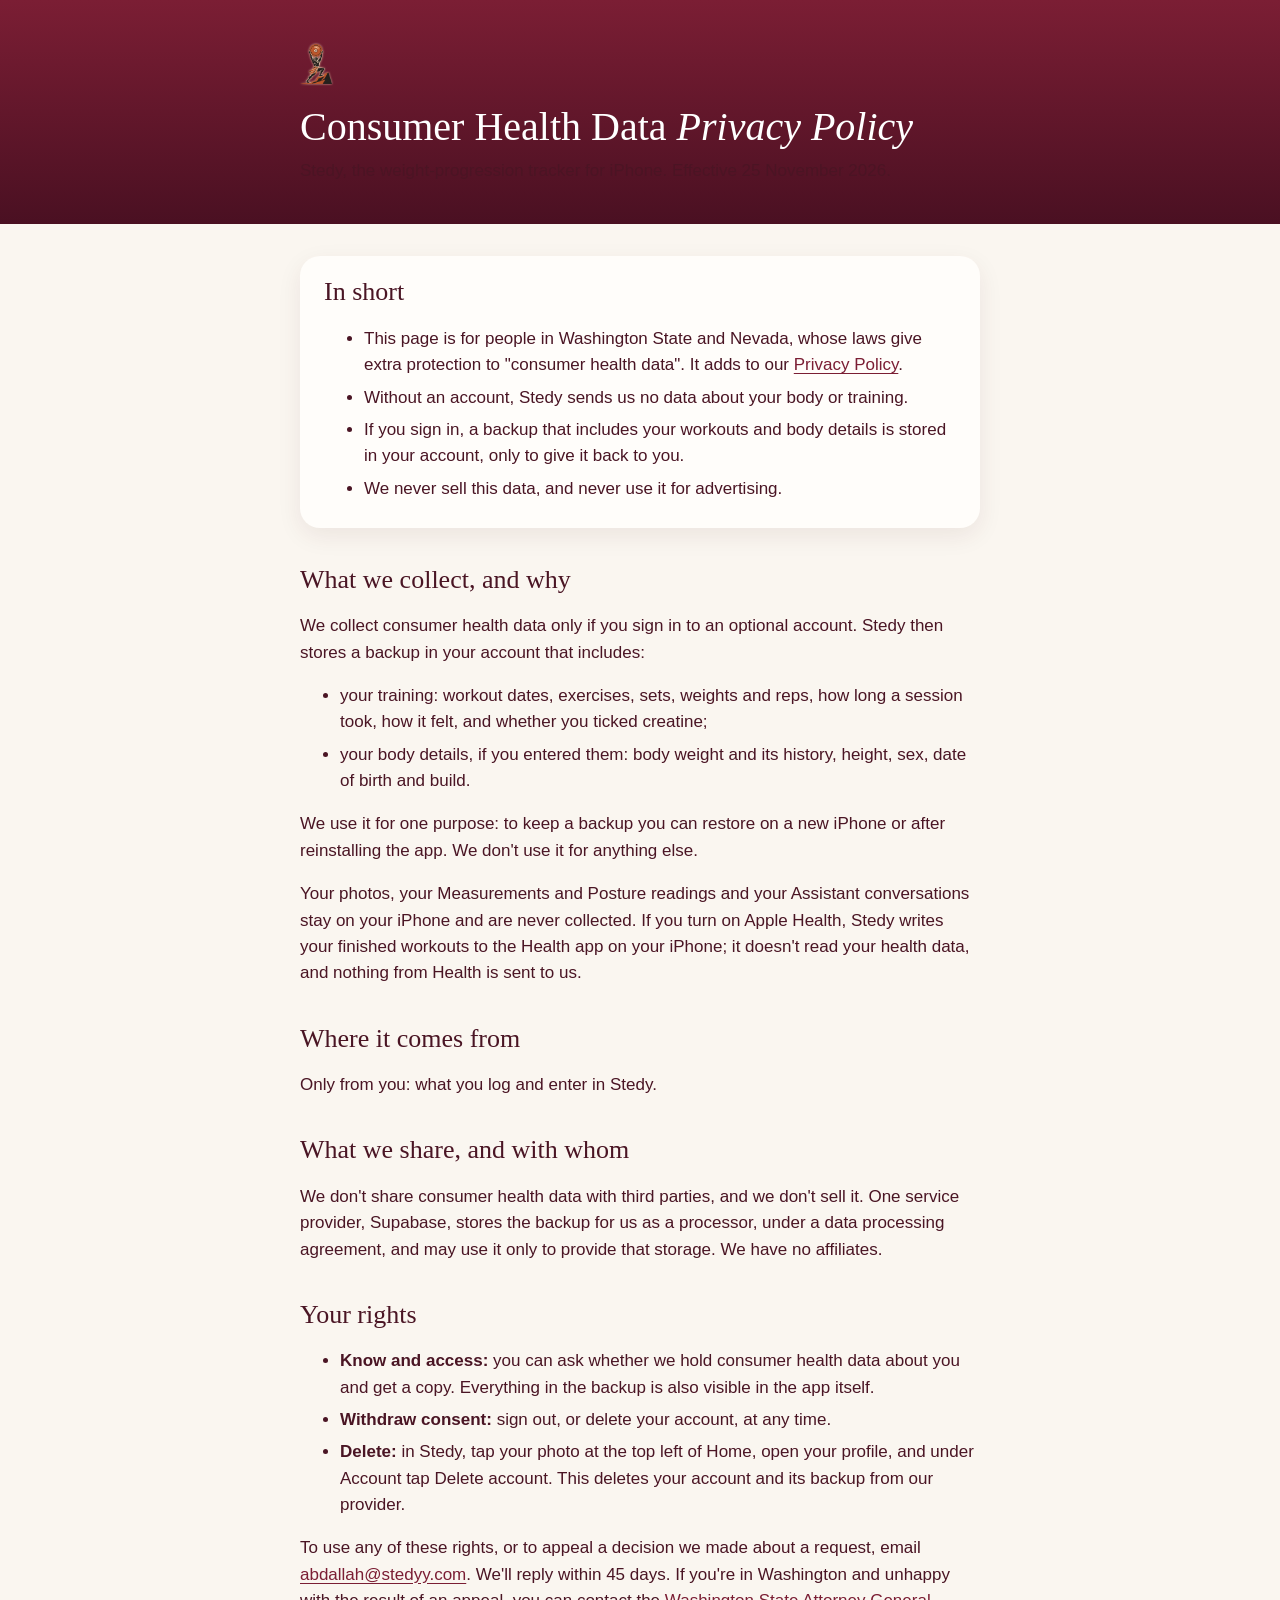
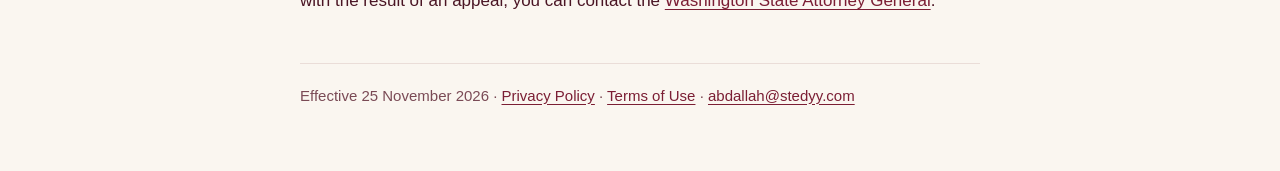
<file: health-data.html>
<!doctype html>
<html lang="en">
<head>
<meta charset="utf-8">
<meta name="viewport" content="width=device-width, initial-scale=1">
<title>Stedy Consumer Health Data Privacy Policy</title>
<meta name="description" content="How the Stedy app handles consumer health data, for people in Washington State and Nevada.">
<link rel="icon" type="image/png" sizes="32x32" href="assets/img/favicon-32.png?v=20261029">
<link rel="apple-touch-icon" href="assets/img/apple-touch-icon.png?v=20261029">
<style>
  :root {
    --background: #FAF6F0;
    --surface: #FFFDFA;
    --text: #4A1524;
    --text-secondary: #7A4A55;
    --accent: #7B1E34;
    --hero-end: #4A1022;
    --on-hero: #FFFFFF;
    --separator: #EADDD8;
  }
  @media (prefers-color-scheme: dark) {
    :root {
      --background: #121214;
      --surface: #1C1C1F;
      --text: #F3F0EB;
      --text-secondary: #A19C98;
      --accent: #F3F0EB;
      --separator: #2C2B2F;
    }
  }
  * { box-sizing: border-box; }
  body {
    margin: 0;
    background: var(--background);
    color: var(--text);
    font: 17px/1.55 -apple-system, BlinkMacSystemFont, "SF Pro Text", "Segoe UI", Roboto, sans-serif;
    -webkit-text-size-adjust: 100%;
  }
  header {
    background: linear-gradient(180deg, #7B1E34, var(--hero-end));
    color: var(--on-hero);
    padding: 56px 16px 40px;
  }
  .wrap { max-width: 680px; margin: 0 auto; }
  .brand { display: flex; align-items: flex-end; height: 28px; margin-bottom: 20px; color: var(--on-hero); }
  .brand img { display: block; width: auto; height: 40px; filter: drop-shadow(0 0 1px rgba(243, 217, 181, .8)); }
  h1 { font: 400 40px/1.15 Georgia, serif; margin: 0 0 8px; }
  h1 em { font-style: italic; }
  header p { margin: 0; opacity: .85; }
  header .lang { margin-top: 12px; }
  header .lang a { color: var(--on-hero); }
  main { padding: 32px 16px 64px; }
  .summary {
    background: var(--surface);
    border-radius: 20px;
    padding: 20px 24px;
    box-shadow: 0 8px 24px rgba(74, 21, 36, .08);
    margin-bottom: 32px;
  }
  .summary h2 { margin-top: 0; }
  .summary ul { margin-bottom: 0; }
  h2 { font: 400 26px/1.25 Georgia, serif; margin: 36px 0 8px; }
  p, li { color: var(--text); }
  li { margin-bottom: 6px; }
  .muted { color: var(--text-secondary); }
  a { color: var(--accent); text-underline-offset: 3px; }
  footer { border-top: 1px solid var(--separator); padding-top: 20px; margin-top: 48px; font-size: 15px; }
</style>
</head>
<body>
<header>
  <div class="wrap">
    <div class="brand" aria-hidden="true"><img src="assets/img/logo-sisyphus.png?v=20261029" width="32" height="40" alt=""></div>
    <h1>Consumer Health Data <em>Privacy Policy</em></h1>
    <p>Stedy, the weight-progression tracker for iPhone. Effective 25 November 2026.</p>
  </div>
</header>
<main>
  <div class="wrap">
    <section class="summary">
      <h2>In short</h2>
      <ul>
        <li>This page is for people in Washington State and Nevada, whose laws give extra protection to "consumer health data". It adds to our <a href="privacy.html">Privacy Policy</a>.</li>
        <li>Without an account, Stedy sends us no data about your body or training.</li>
        <li>If you sign in, a backup that includes your workouts and body details is stored in your account, only to give it back to you.</li>
        <li>We never sell this data, and never use it for advertising.</li>
      </ul>
    </section>

    <h2>What we collect, and why</h2>
    <p>We collect consumer health data only if you sign in to an optional account. Stedy then stores a backup in your account that includes:</p>
    <ul>
      <li>your training: workout dates, exercises, sets, weights and reps, how long a session took, how it felt, and whether you ticked creatine;</li>
      <li>your body details, if you entered them: body weight and its history, height, sex, date of birth and build.</li>
    </ul>
    <p>We use it for one purpose: to keep a backup you can restore on a new iPhone or after reinstalling the app. We don't use it for anything else.</p>
    <p>Your photos, your Measurements and Posture readings and your Assistant conversations stay on your iPhone and are never collected. If you turn on Apple Health, Stedy writes your finished workouts to the Health app on your iPhone; it doesn't read your health data, and nothing from Health is sent to us.</p>

    <h2>Where it comes from</h2>
    <p>Only from you: what you log and enter in Stedy.</p>

    <h2>What we share, and with whom</h2>
    <p>We don't share consumer health data with third parties, and we don't sell it. One service provider, Supabase, stores the backup for us as a processor, under a data processing agreement, and may use it only to provide that storage. We have no affiliates.</p>

    <h2>Your rights</h2>
    <ul>
      <li><strong>Know and access:</strong> you can ask whether we hold consumer health data about you and get a copy. Everything in the backup is also visible in the app itself.</li>
      <li><strong>Withdraw consent:</strong> sign out, or delete your account, at any time.</li>
      <li><strong>Delete:</strong> in Stedy, tap your photo at the top left of Home, open your profile, and under Account tap Delete account. This deletes your account and its backup from our provider.</li>
    </ul>
    <p>To use any of these rights, or to appeal a decision we made about a request, email <a href="mailto:abdallah@stedyy.com">abdallah@stedyy.com</a>. We'll reply within 45 days. If you're in Washington and unhappy with the result of an appeal, you can contact the <a href="https://www.atg.wa.gov/file-complaint">Washington State Attorney General</a>.</p>

    <footer class="muted">Effective 25 November 2026 · <a href="privacy.html">Privacy Policy</a> · <a href="terms.html">Terms of Use</a> · <a href="mailto:abdallah@stedyy.com">abdallah@stedyy.com</a></footer>
  </div>
</main>
</body>
</html>
</file>
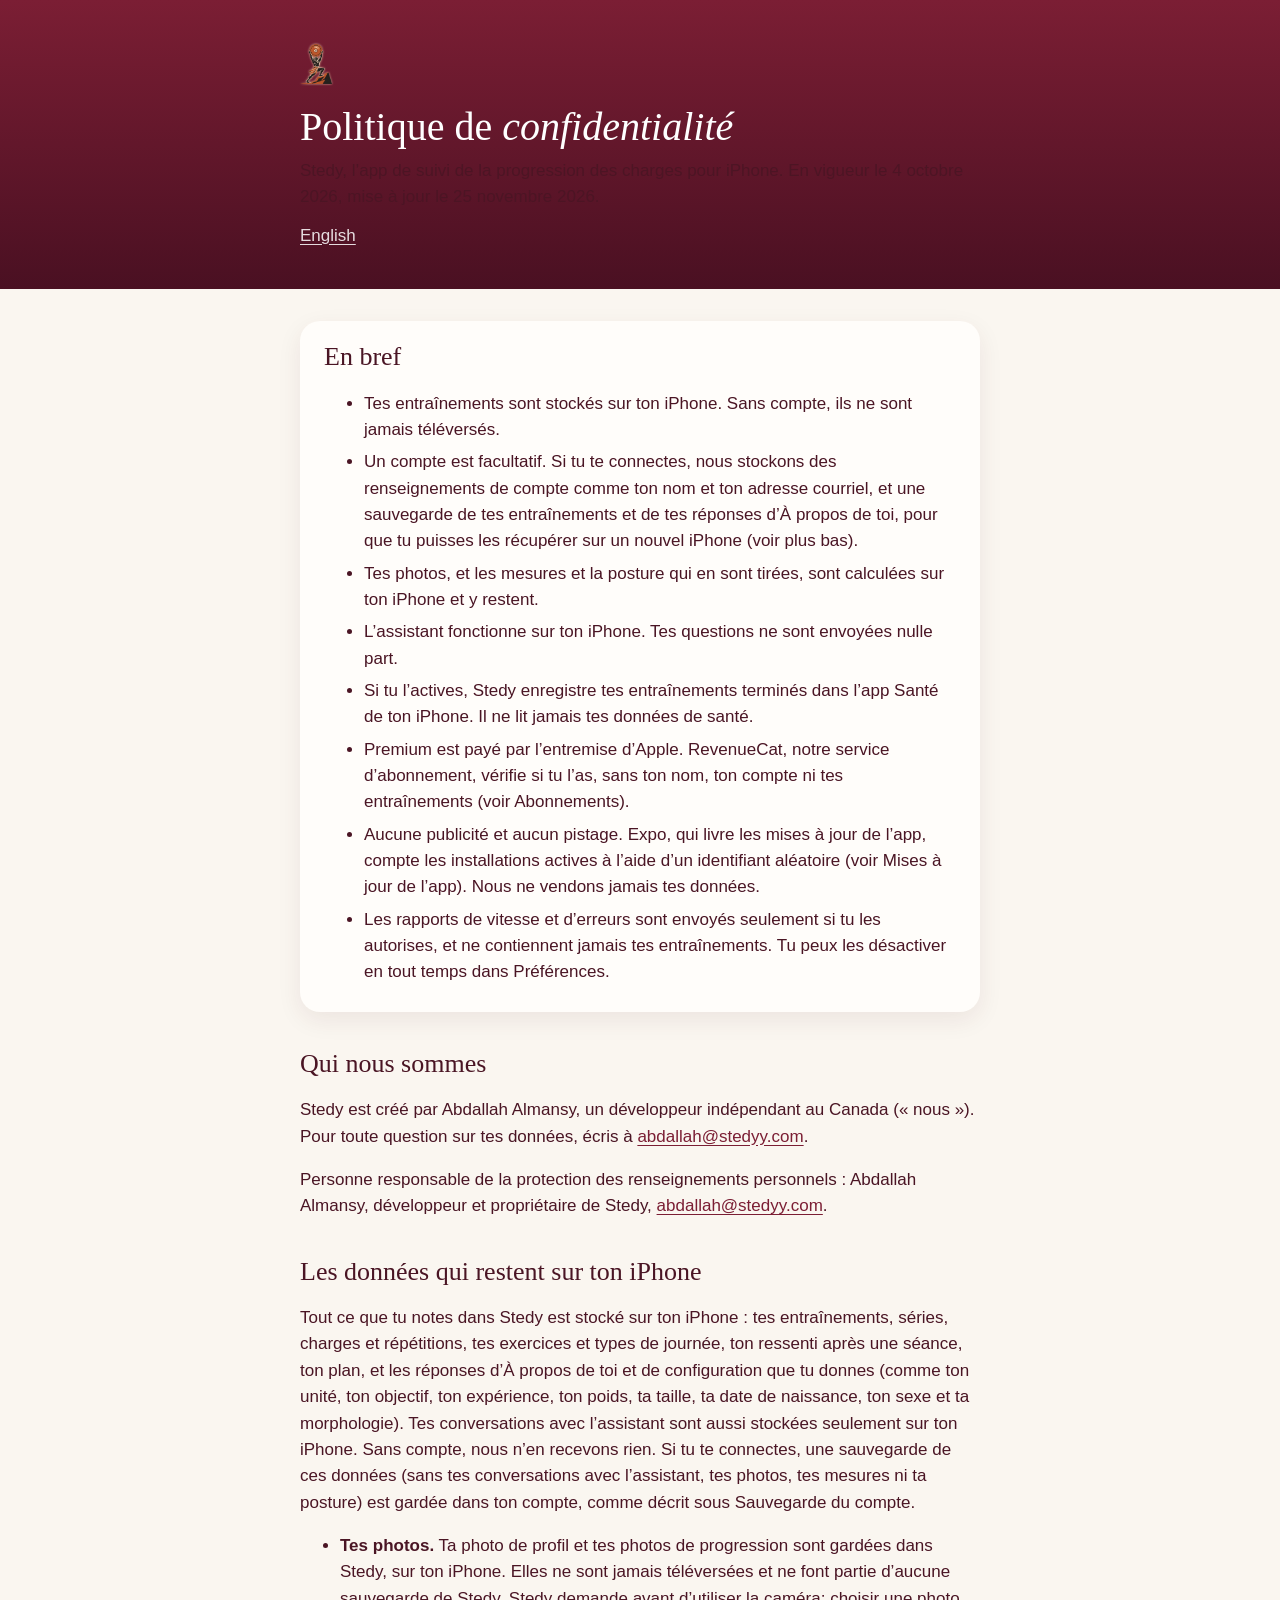
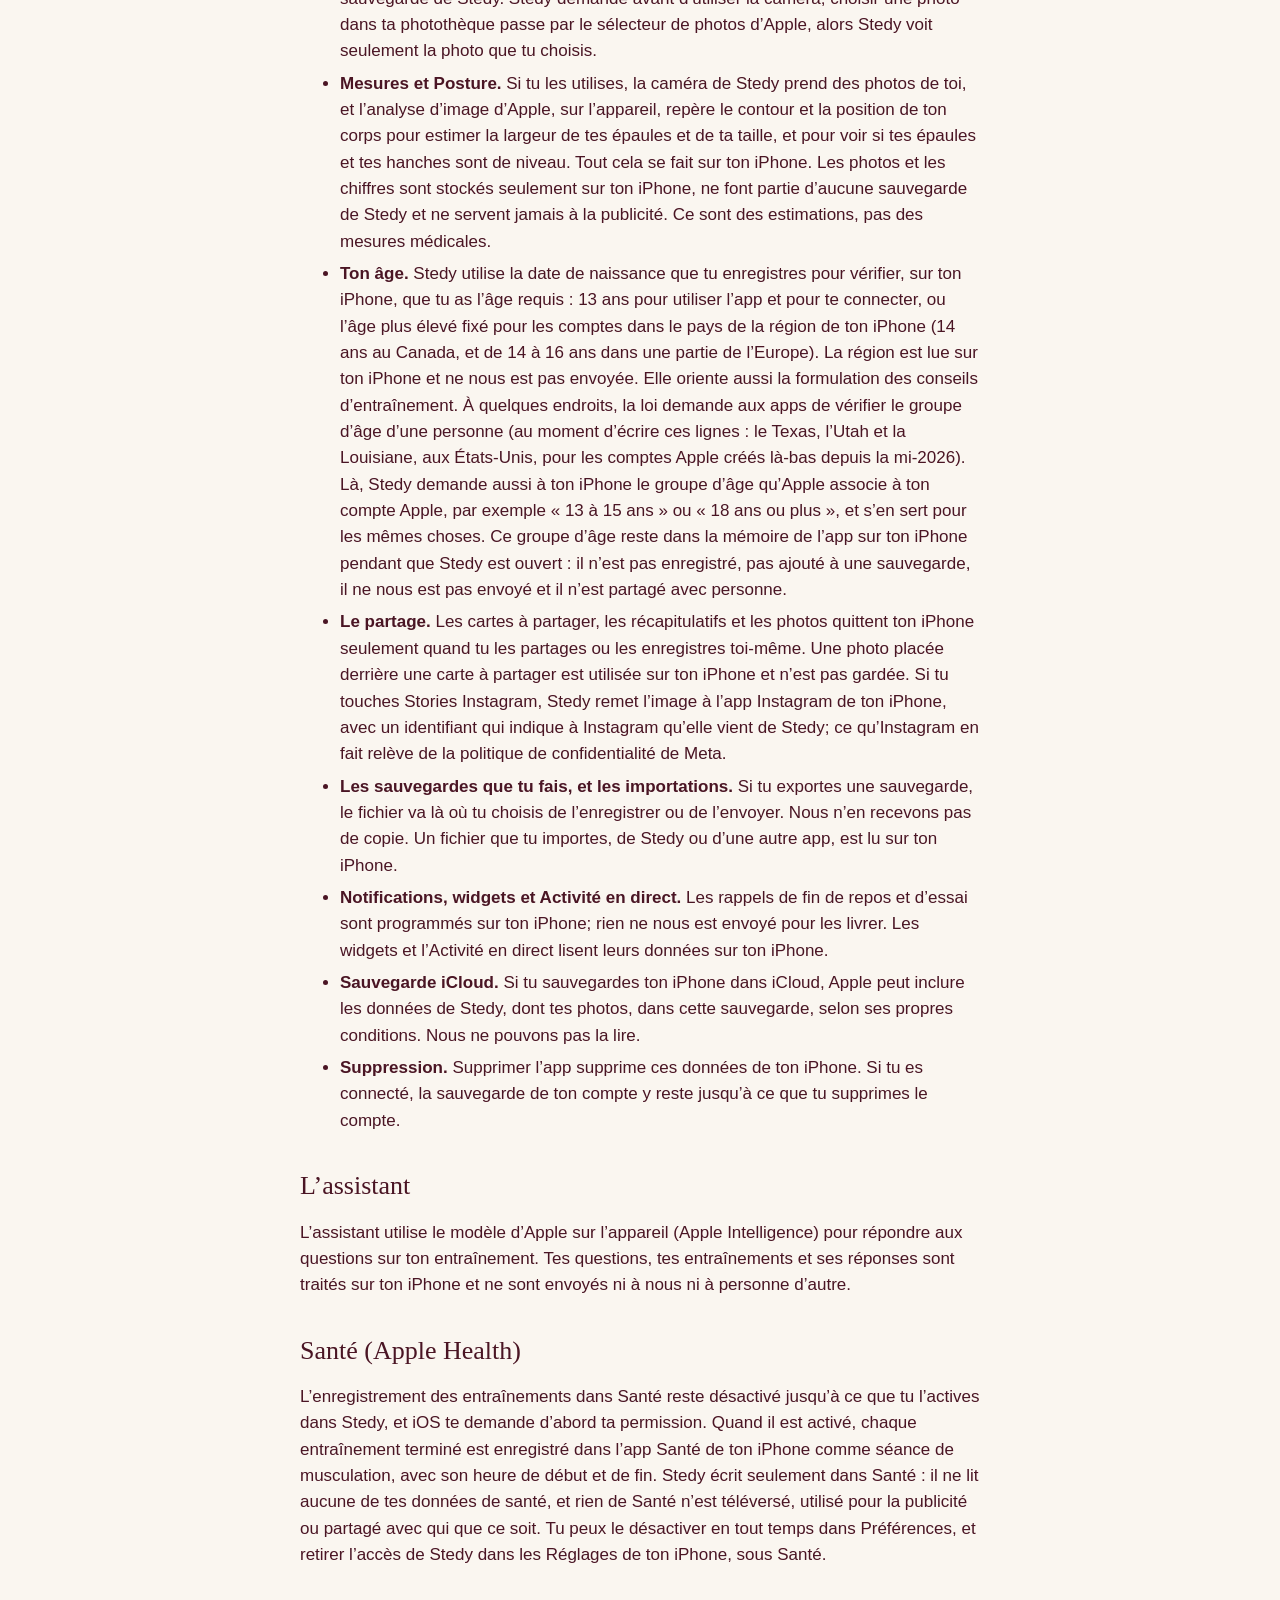
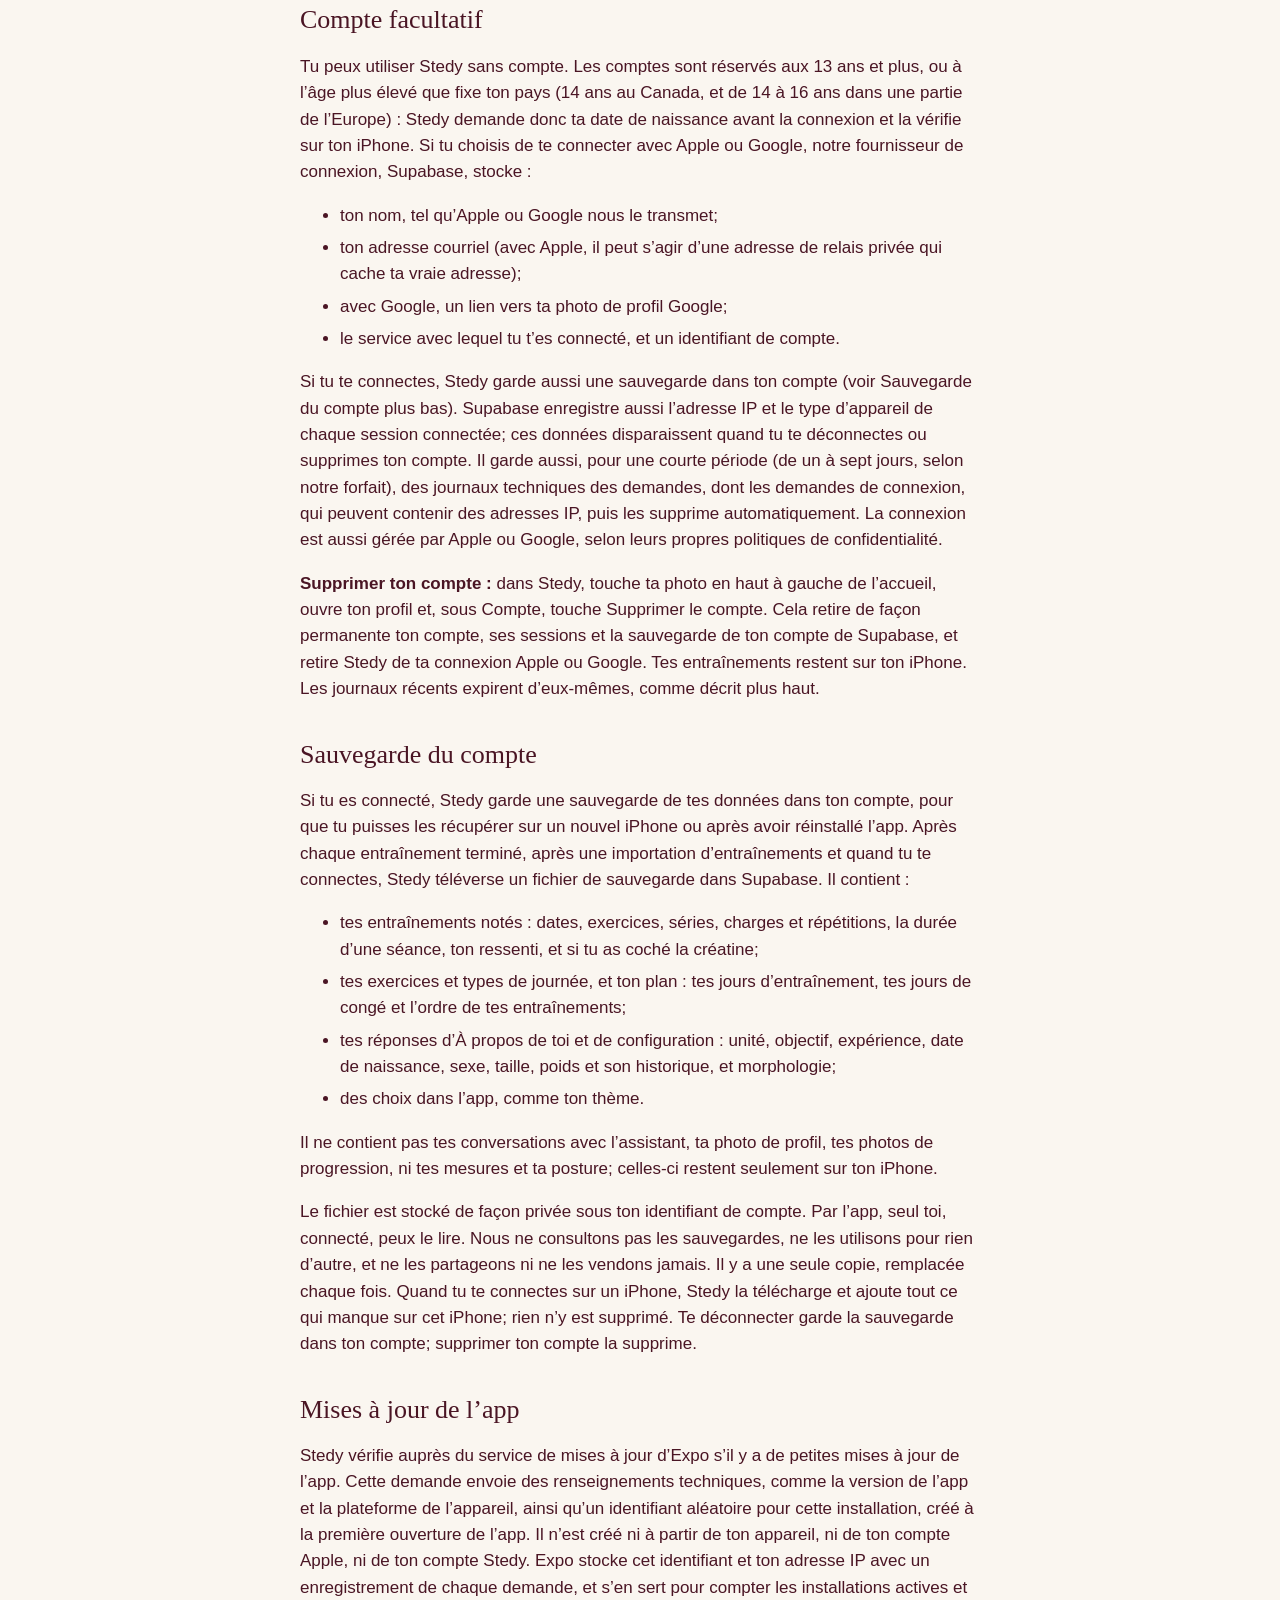
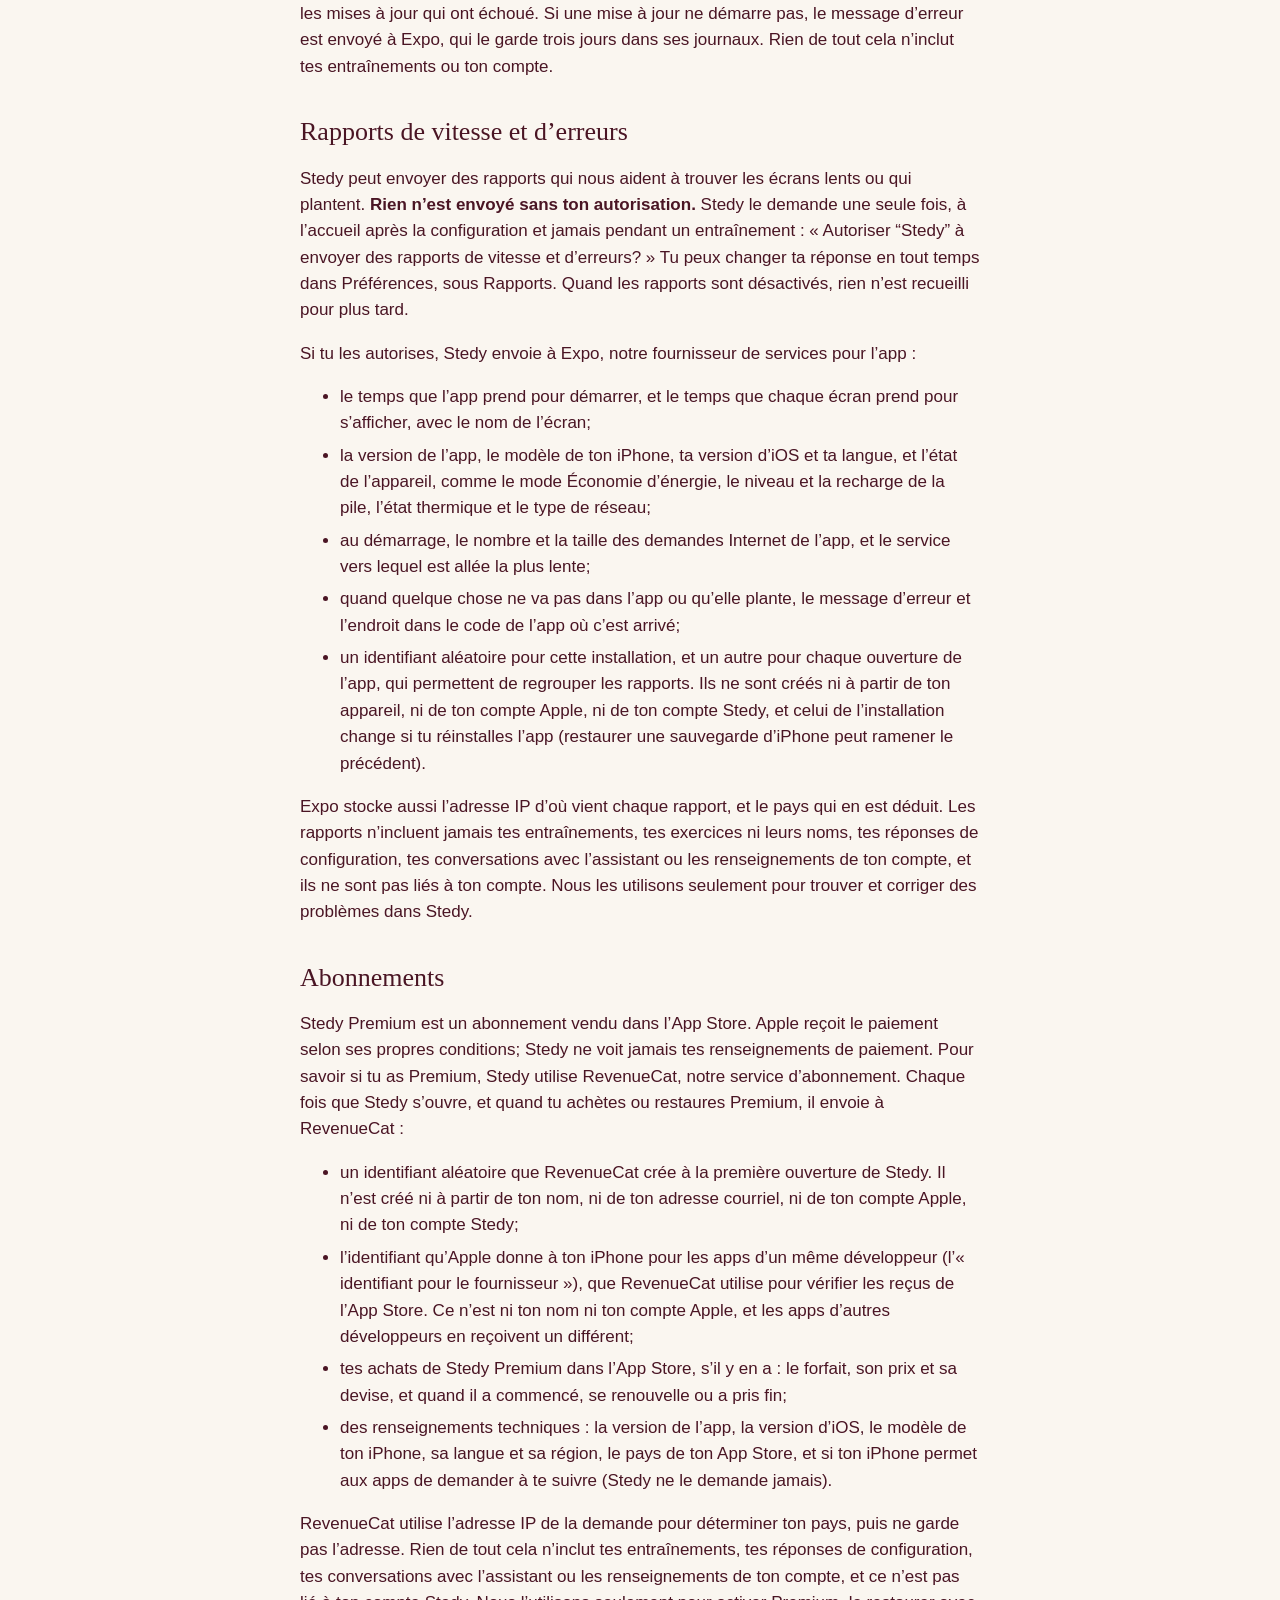
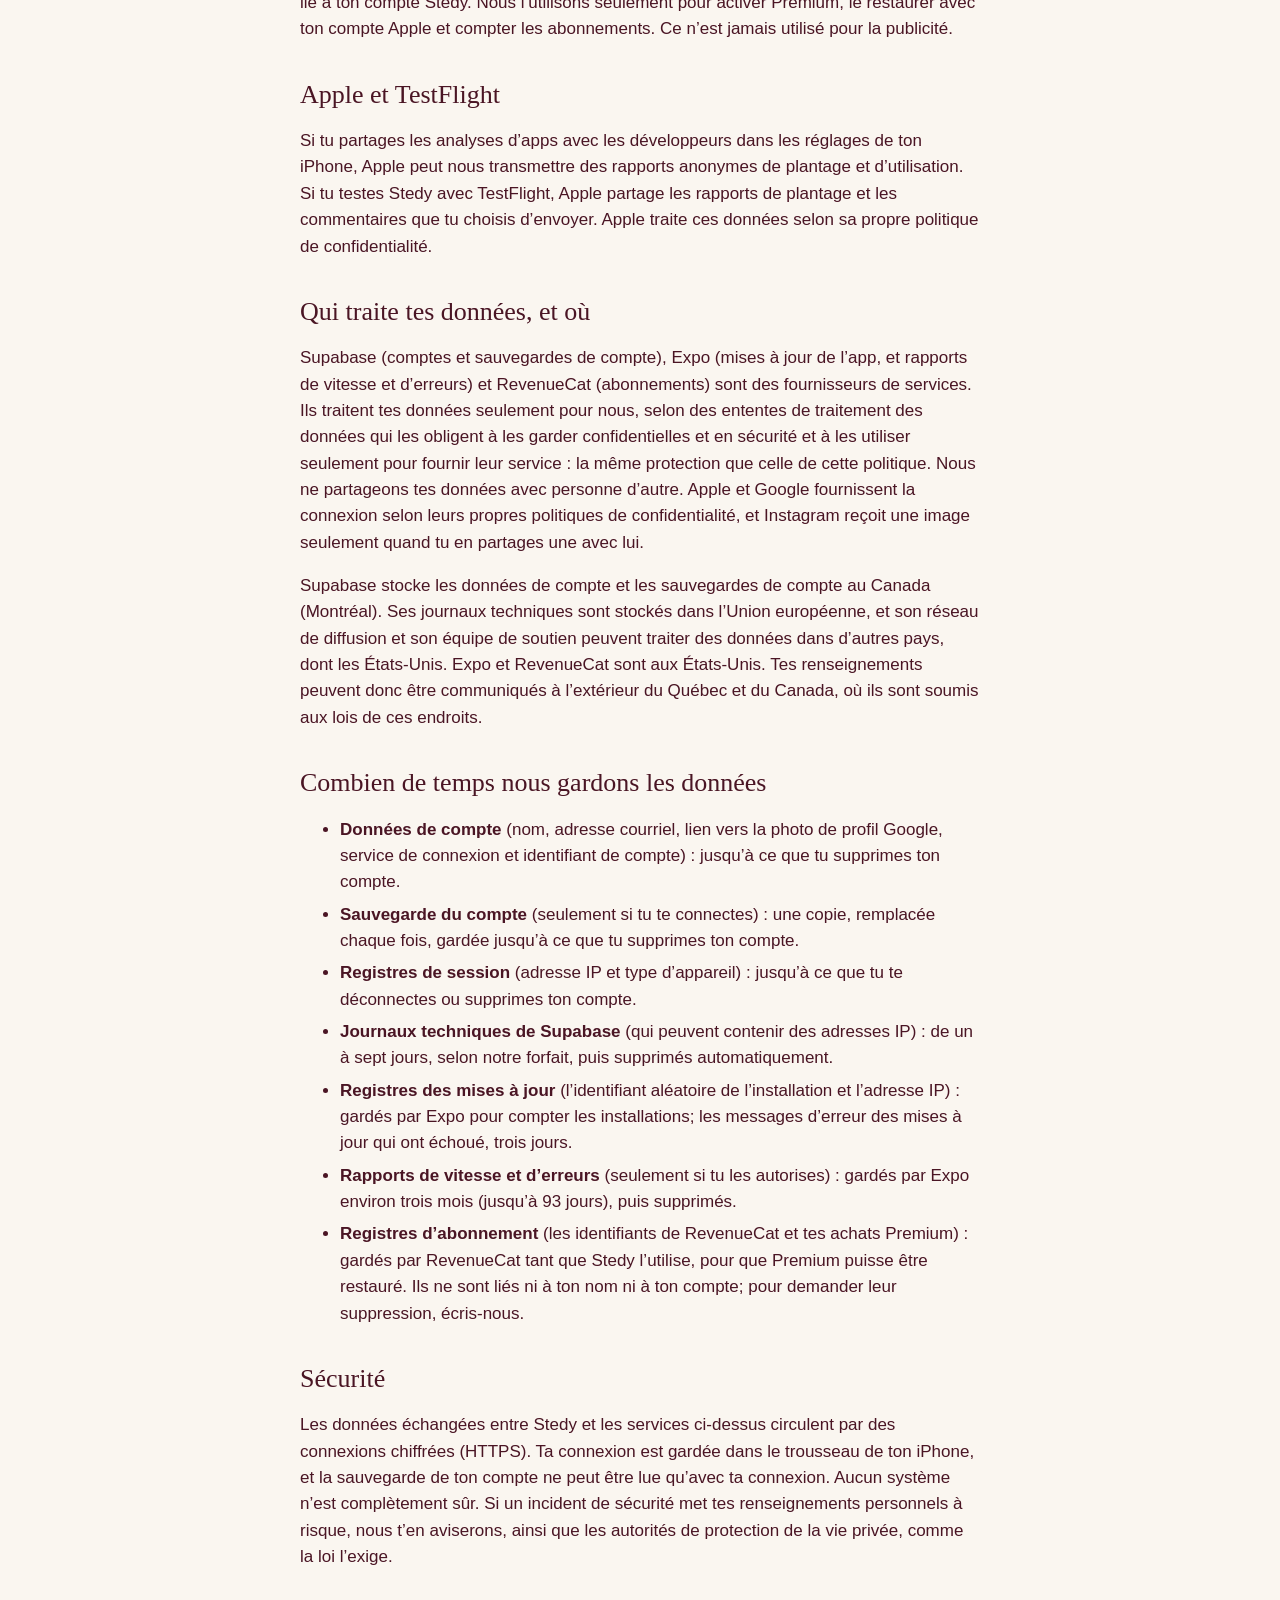
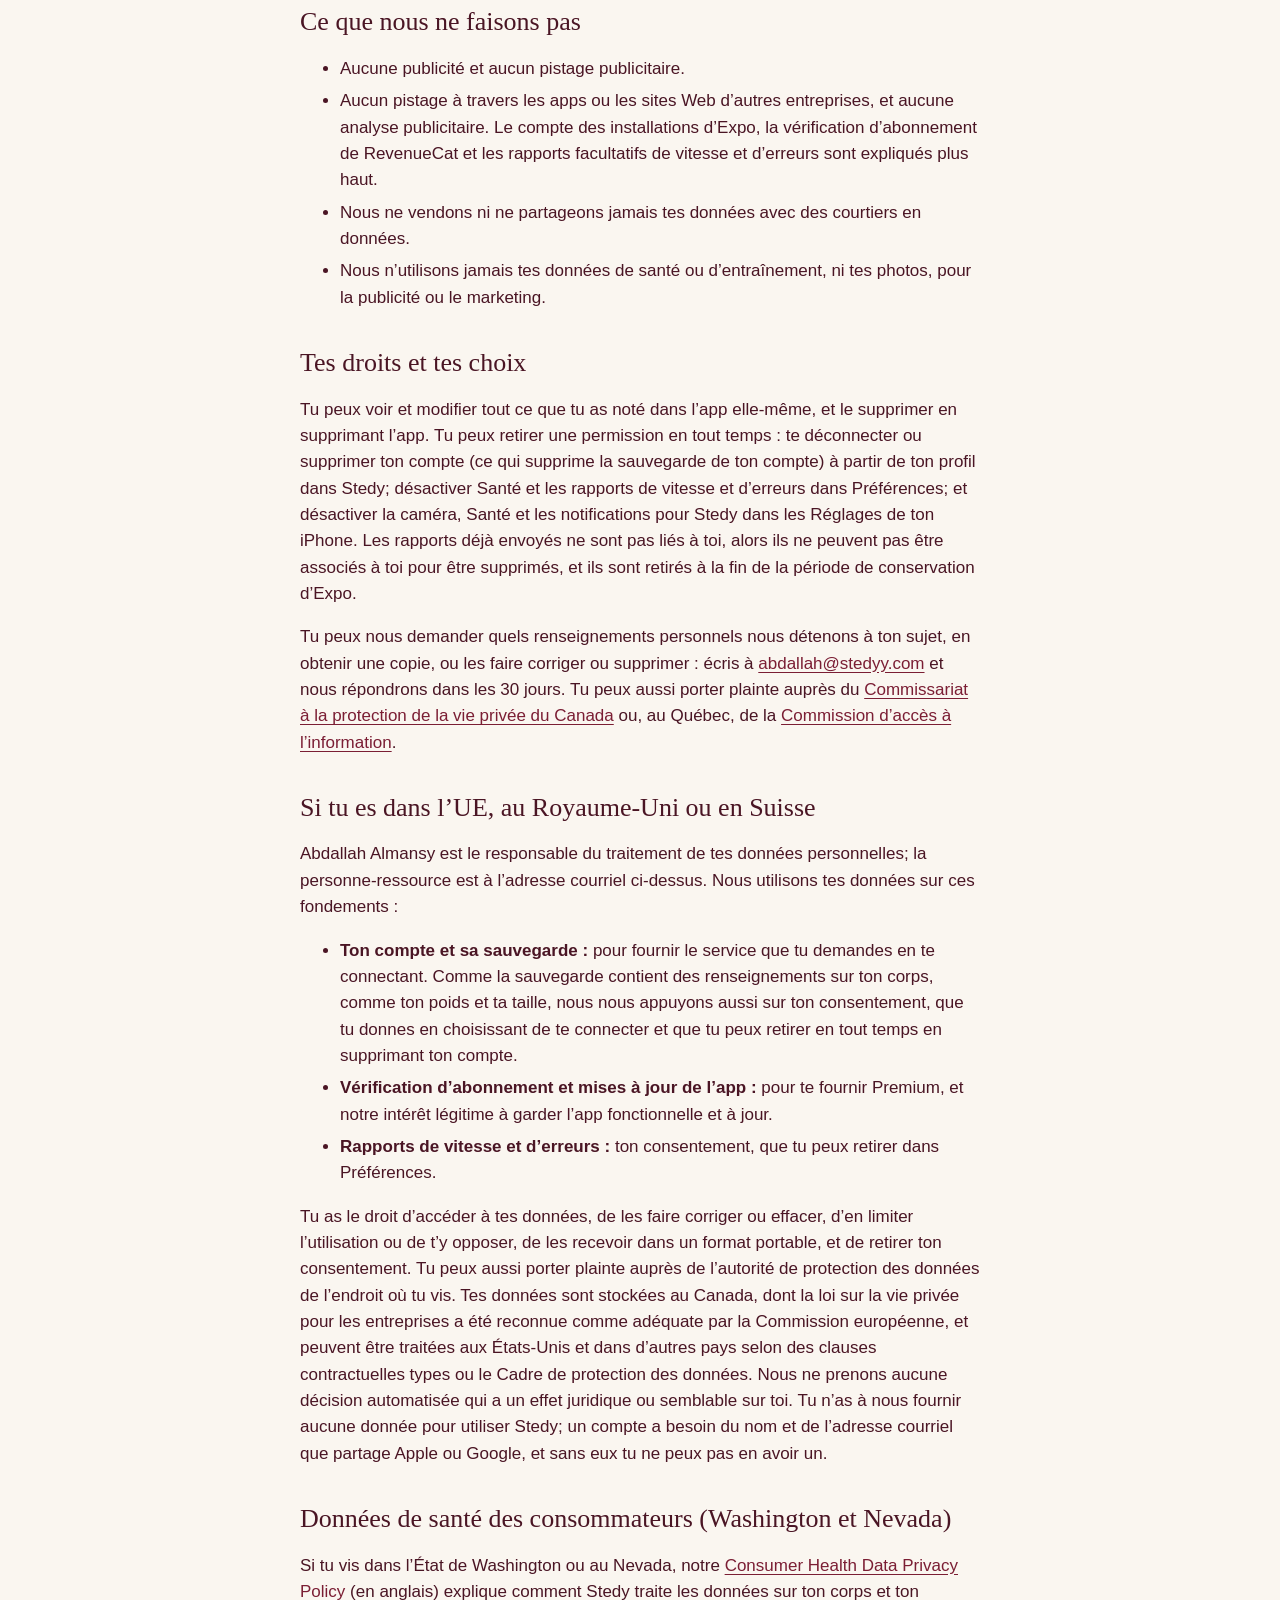
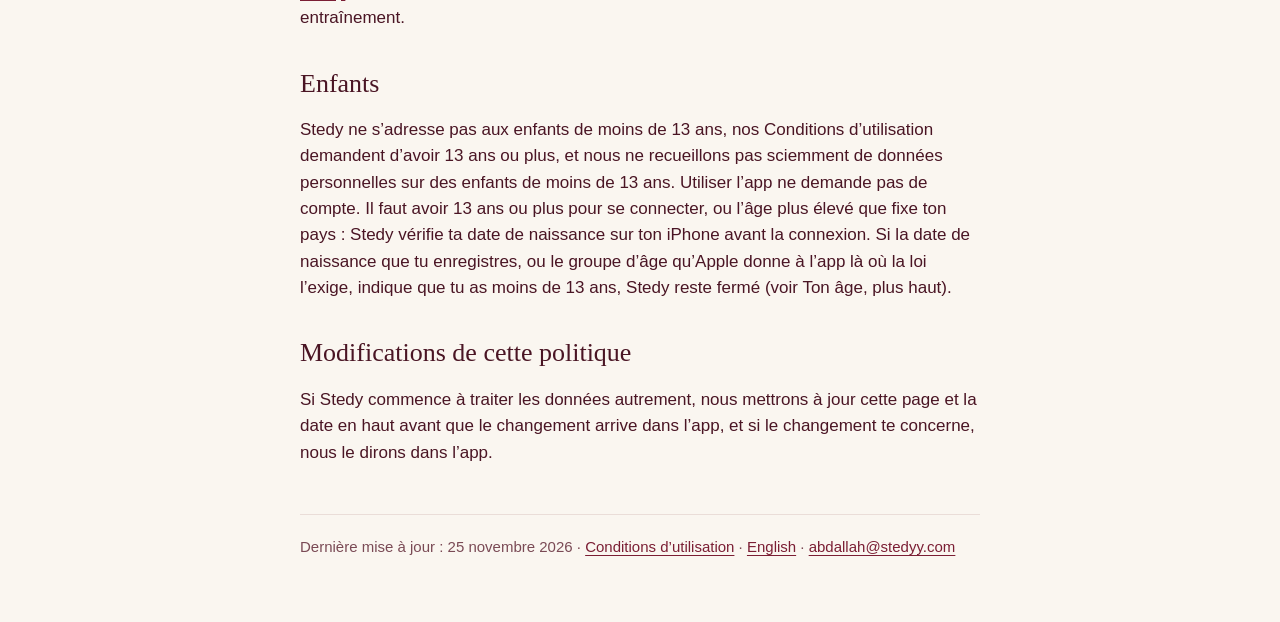
<file: privacy-fr.html>
<!doctype html>
<html lang="fr-CA">
<head>
<meta charset="utf-8">
<!-- a browser set to French gets the French page (assets/lang.js) -->
<script src="assets/lang.js?v=20261126"></script>
<meta name="viewport" content="width=device-width, initial-scale=1">
<title>Politique de confidentialité de Stedy</title>
<meta name="description" content="Comment l’app Stedy traite tes données : tes entraînements vivent sur ton iPhone, avec une sauvegarde facultative dans ton compte.">
<link rel="alternate" hreflang="en" href="https://stedyy.com/privacy.html">
<link rel="alternate" hreflang="fr" href="https://stedyy.com/privacy-fr.html">
<link rel="icon" type="image/png" sizes="32x32" href="assets/img/favicon-32.png?v=20261029">
<link rel="apple-touch-icon" href="assets/img/apple-touch-icon.png?v=20261029">
<style>
  :root {
    --background: #FAF6F0;
    --surface: #FFFDFA;
    --text: #4A1524;
    --text-secondary: #7A4A55;
    --accent: #7B1E34;
    --hero-end: #4A1022;
    --on-hero: #FFFFFF;
    --separator: #EADDD8;
  }
  @media (prefers-color-scheme: dark) {
    :root {
      --background: #121214;
      --surface: #1C1C1F;
      --text: #F3F0EB;
      --text-secondary: #A19C98;
      --accent: #F3F0EB;
      --separator: #2C2B2F;
    }
  }
  * { box-sizing: border-box; }
  body {
    margin: 0;
    background: var(--background);
    color: var(--text);
    font: 17px/1.55 -apple-system, BlinkMacSystemFont, "SF Pro Text", "Segoe UI", Roboto, sans-serif;
    -webkit-text-size-adjust: 100%;
  }
  header {
    background: linear-gradient(180deg, #7B1E34, var(--hero-end));
    color: var(--on-hero);
    padding: 56px 16px 40px;
  }
  .wrap { max-width: 680px; margin: 0 auto; }
  .brand { display: flex; align-items: flex-end; height: 28px; margin-bottom: 20px; color: var(--on-hero); }
  .brand img { display: block; width: auto; height: 40px; filter: drop-shadow(0 0 1px rgba(243, 217, 181, .8)); }
  h1 { font: 400 40px/1.15 Georgia, serif; margin: 0 0 8px; }
  h1 em { font-style: italic; }
  header p { margin: 0; opacity: .85; }
  header .lang { margin-top: 12px; }
  header .lang a { color: var(--on-hero); }
  main { padding: 32px 16px 64px; }
  .summary {
    background: var(--surface);
    border-radius: 20px;
    padding: 20px 24px;
    box-shadow: 0 8px 24px rgba(74, 21, 36, .08);
    margin-bottom: 32px;
  }
  .summary h2 { margin-top: 0; }
  .summary ul { margin-bottom: 0; }
  h2 { font: 400 26px/1.25 Georgia, serif; margin: 36px 0 8px; }
  p, li { color: var(--text); }
  li { margin-bottom: 6px; }
  .muted { color: var(--text-secondary); }
  a { color: var(--accent); text-underline-offset: 3px; }
  footer { border-top: 1px solid var(--separator); padding-top: 20px; margin-top: 48px; font-size: 15px; }
</style>
</head>
<body>
<header>
  <div class="wrap">
    <div class="brand" aria-hidden="true"><img src="assets/img/logo-sisyphus.png?v=20261029" width="32" height="40" alt=""></div>
    <h1>Politique de <em>confidentialité</em></h1>
    <p>Stedy, l’app de suivi de la progression des charges pour iPhone. En vigueur le 4 octobre 2026, mise à jour le 25 novembre 2026.</p>
    <p class="lang"><a href="privacy.html" hreflang="en" lang="en">English</a></p>
  </div>
</header>
<main>
  <div class="wrap">
    <section class="summary">
      <h2>En bref</h2>
      <ul>
        <li>Tes entraînements sont stockés sur ton iPhone. Sans compte, ils ne sont jamais téléversés.</li>
        <li>Un compte est facultatif. Si tu te connectes, nous stockons des renseignements de compte comme ton nom et ton adresse courriel, et une sauvegarde de tes entraînements et de tes réponses d’À propos de toi, pour que tu puisses les récupérer sur un nouvel iPhone (voir plus bas).</li>
        <li>Tes photos, et les mesures et la posture qui en sont tirées, sont calculées sur ton iPhone et y restent.</li>
        <li>L’assistant fonctionne sur ton iPhone. Tes questions ne sont envoyées nulle part.</li>
        <li>Si tu l’actives, Stedy enregistre tes entraînements terminés dans l’app Santé de ton iPhone. Il ne lit jamais tes données de santé.</li>
        <li>Premium est payé par l’entremise d’Apple. RevenueCat, notre service d’abonnement, vérifie si tu l’as, sans ton nom, ton compte ni tes entraînements (voir Abonnements).</li>
        <li>Aucune publicité et aucun pistage. Expo, qui livre les mises à jour de l’app, compte les installations actives à l’aide d’un identifiant aléatoire (voir Mises à jour de l’app). Nous ne vendons jamais tes données.</li>
        <li>Les rapports de vitesse et d’erreurs sont envoyés seulement si tu les autorises, et ne contiennent jamais tes entraînements. Tu peux les désactiver en tout temps dans Préférences.</li>
      </ul>
    </section>

    <h2>Qui nous sommes</h2>
    <p>Stedy est créé par Abdallah Almansy, un développeur indépendant au Canada (« nous »). Pour toute question sur tes données, écris à <a href="mailto:abdallah@stedyy.com">abdallah@stedyy.com</a>.</p>
    <p>Personne responsable de la protection des renseignements personnels : Abdallah Almansy, développeur et propriétaire de Stedy, <a href="mailto:abdallah@stedyy.com">abdallah@stedyy.com</a>.</p>

    <h2>Les données qui restent sur ton iPhone</h2>
    <p>Tout ce que tu notes dans Stedy est stocké sur ton iPhone : tes entraînements, séries, charges et répétitions, tes exercices et types de journée, ton ressenti après une séance, ton plan, et les réponses d’À propos de toi et de configuration que tu donnes (comme ton unité, ton objectif, ton expérience, ton poids, ta taille, ta date de naissance, ton sexe et ta morphologie). Tes conversations avec l’assistant sont aussi stockées seulement sur ton iPhone. Sans compte, nous n’en recevons rien. Si tu te connectes, une sauvegarde de ces données (sans tes conversations avec l’assistant, tes photos, tes mesures ni ta posture) est gardée dans ton compte, comme décrit sous Sauvegarde du compte.</p>
    <ul>
      <li><strong>Tes photos.</strong> Ta photo de profil et tes photos de progression sont gardées dans Stedy, sur ton iPhone. Elles ne sont jamais téléversées et ne font partie d’aucune sauvegarde de Stedy. Stedy demande avant d’utiliser la caméra; choisir une photo dans ta photothèque passe par le sélecteur de photos d’Apple, alors Stedy voit seulement la photo que tu choisis.</li>
      <li><strong>Mesures et Posture.</strong> Si tu les utilises, la caméra de Stedy prend des photos de toi, et l’analyse d’image d’Apple, sur l’appareil, repère le contour et la position de ton corps pour estimer la largeur de tes épaules et de ta taille, et pour voir si tes épaules et tes hanches sont de niveau. Tout cela se fait sur ton iPhone. Les photos et les chiffres sont stockés seulement sur ton iPhone, ne font partie d’aucune sauvegarde de Stedy et ne servent jamais à la publicité. Ce sont des estimations, pas des mesures médicales.</li>
      <li><strong>Ton âge.</strong> Stedy utilise la date de naissance que tu enregistres pour vérifier, sur ton iPhone, que tu as l’âge requis : 13 ans pour utiliser l’app et pour te connecter, ou l’âge plus élevé fixé pour les comptes dans le pays de la région de ton iPhone (14 ans au Canada, et de 14 à 16 ans dans une partie de l’Europe). La région est lue sur ton iPhone et ne nous est pas envoyée. Elle oriente aussi la formulation des conseils d’entraînement. À quelques endroits, la loi demande aux apps de vérifier le groupe d’âge d’une personne (au moment d’écrire ces lignes : le Texas, l’Utah et la Louisiane, aux États-Unis, pour les comptes Apple créés là-bas depuis la mi-2026). Là, Stedy demande aussi à ton iPhone le groupe d’âge qu’Apple associe à ton compte Apple, par exemple « 13 à 15 ans » ou « 18 ans ou plus », et s’en sert pour les mêmes choses. Ce groupe d’âge reste dans la mémoire de l’app sur ton iPhone pendant que Stedy est ouvert : il n’est pas enregistré, pas ajouté à une sauvegarde, il ne nous est pas envoyé et il n’est partagé avec personne.</li>
      <li><strong>Le partage.</strong> Les cartes à partager, les récapitulatifs et les photos quittent ton iPhone seulement quand tu les partages ou les enregistres toi-même. Une photo placée derrière une carte à partager est utilisée sur ton iPhone et n’est pas gardée. Si tu touches Stories Instagram, Stedy remet l’image à l’app Instagram de ton iPhone, avec un identifiant qui indique à Instagram qu’elle vient de Stedy; ce qu’Instagram en fait relève de la politique de confidentialité de Meta.</li>
      <li><strong>Les sauvegardes que tu fais, et les importations.</strong> Si tu exportes une sauvegarde, le fichier va là où tu choisis de l’enregistrer ou de l’envoyer. Nous n’en recevons pas de copie. Un fichier que tu importes, de Stedy ou d’une autre app, est lu sur ton iPhone.</li>
      <li><strong>Notifications, widgets et Activité en direct.</strong> Les rappels de fin de repos et d’essai sont programmés sur ton iPhone; rien ne nous est envoyé pour les livrer. Les widgets et l’Activité en direct lisent leurs données sur ton iPhone.</li>
      <li><strong>Sauvegarde iCloud.</strong> Si tu sauvegardes ton iPhone dans iCloud, Apple peut inclure les données de Stedy, dont tes photos, dans cette sauvegarde, selon ses propres conditions. Nous ne pouvons pas la lire.</li>
      <li><strong>Suppression.</strong> Supprimer l’app supprime ces données de ton iPhone. Si tu es connecté, la sauvegarde de ton compte y reste jusqu’à ce que tu supprimes le compte.</li>
    </ul>

    <h2>L’assistant</h2>
    <p>L’assistant utilise le modèle d’Apple sur l’appareil (Apple Intelligence) pour répondre aux questions sur ton entraînement. Tes questions, tes entraînements et ses réponses sont traités sur ton iPhone et ne sont envoyés ni à nous ni à personne d’autre.</p>

    <h2>Santé (Apple Health)</h2>
    <p>L’enregistrement des entraînements dans Santé reste désactivé jusqu’à ce que tu l’actives dans Stedy, et iOS te demande d’abord ta permission. Quand il est activé, chaque entraînement terminé est enregistré dans l’app Santé de ton iPhone comme séance de musculation, avec son heure de début et de fin. Stedy écrit seulement dans Santé : il ne lit aucune de tes données de santé, et rien de Santé n’est téléversé, utilisé pour la publicité ou partagé avec qui que ce soit. Tu peux le désactiver en tout temps dans Préférences, et retirer l’accès de Stedy dans les Réglages de ton iPhone, sous Santé.</p>

    <h2>Compte facultatif</h2>
    <p>Tu peux utiliser Stedy sans compte. Les comptes sont réservés aux 13 ans et plus, ou à l’âge plus élevé que fixe ton pays (14 ans au Canada, et de 14 à 16 ans dans une partie de l’Europe) : Stedy demande donc ta date de naissance avant la connexion et la vérifie sur ton iPhone. Si tu choisis de te connecter avec Apple ou Google, notre fournisseur de connexion, Supabase, stocke :</p>
    <ul>
      <li>ton nom, tel qu’Apple ou Google nous le transmet;</li>
      <li>ton adresse courriel (avec Apple, il peut s’agir d’une adresse de relais privée qui cache ta vraie adresse);</li>
      <li>avec Google, un lien vers ta photo de profil Google;</li>
      <li>le service avec lequel tu t’es connecté, et un identifiant de compte.</li>
    </ul>
    <p>Si tu te connectes, Stedy garde aussi une sauvegarde dans ton compte (voir Sauvegarde du compte plus bas). Supabase enregistre aussi l’adresse IP et le type d’appareil de chaque session connectée; ces données disparaissent quand tu te déconnectes ou supprimes ton compte. Il garde aussi, pour une courte période (de un à sept jours, selon notre forfait), des journaux techniques des demandes, dont les demandes de connexion, qui peuvent contenir des adresses IP, puis les supprime automatiquement. La connexion est aussi gérée par Apple ou Google, selon leurs propres politiques de confidentialité.</p>
    <p><strong>Supprimer ton compte :</strong> dans Stedy, touche ta photo en haut à gauche de l’accueil, ouvre ton profil et, sous Compte, touche Supprimer le compte. Cela retire de façon permanente ton compte, ses sessions et la sauvegarde de ton compte de Supabase, et retire Stedy de ta connexion Apple ou Google. Tes entraînements restent sur ton iPhone. Les journaux récents expirent d’eux-mêmes, comme décrit plus haut.</p>

    <h2>Sauvegarde du compte</h2>
    <p>Si tu es connecté, Stedy garde une sauvegarde de tes données dans ton compte, pour que tu puisses les récupérer sur un nouvel iPhone ou après avoir réinstallé l’app. Après chaque entraînement terminé, après une importation d’entraînements et quand tu te connectes, Stedy téléverse un fichier de sauvegarde dans Supabase. Il contient :</p>
    <ul>
      <li>tes entraînements notés : dates, exercices, séries, charges et répétitions, la durée d’une séance, ton ressenti, et si tu as coché la créatine;</li>
      <li>tes exercices et types de journée, et ton plan : tes jours d’entraînement, tes jours de congé et l’ordre de tes entraînements;</li>
      <li>tes réponses d’À propos de toi et de configuration : unité, objectif, expérience, date de naissance, sexe, taille, poids et son historique, et morphologie;</li>
      <li>des choix dans l’app, comme ton thème.</li>
    </ul>
    <p>Il ne contient pas tes conversations avec l’assistant, ta photo de profil, tes photos de progression, ni tes mesures et ta posture; celles-ci restent seulement sur ton iPhone.</p>
    <p>Le fichier est stocké de façon privée sous ton identifiant de compte. Par l’app, seul toi, connecté, peux le lire. Nous ne consultons pas les sauvegardes, ne les utilisons pour rien d’autre, et ne les partageons ni ne les vendons jamais. Il y a une seule copie, remplacée chaque fois. Quand tu te connectes sur un iPhone, Stedy la télécharge et ajoute tout ce qui manque sur cet iPhone; rien n’y est supprimé. Te déconnecter garde la sauvegarde dans ton compte; supprimer ton compte la supprime.</p>

    <h2>Mises à jour de l’app</h2>
    <p>Stedy vérifie auprès du service de mises à jour d’Expo s’il y a de petites mises à jour de l’app. Cette demande envoie des renseignements techniques, comme la version de l’app et la plateforme de l’appareil, ainsi qu’un identifiant aléatoire pour cette installation, créé à la première ouverture de l’app. Il n’est créé ni à partir de ton appareil, ni de ton compte Apple, ni de ton compte Stedy. Expo stocke cet identifiant et ton adresse IP avec un enregistrement de chaque demande, et s’en sert pour compter les installations actives et les mises à jour qui ont échoué. Si une mise à jour ne démarre pas, le message d’erreur est envoyé à Expo, qui le garde trois jours dans ses journaux. Rien de tout cela n’inclut tes entraînements ou ton compte.</p>

    <h2>Rapports de vitesse et d’erreurs</h2>
    <p>Stedy peut envoyer des rapports qui nous aident à trouver les écrans lents ou qui plantent. <strong>Rien n’est envoyé sans ton autorisation.</strong> Stedy le demande une seule fois, à l’accueil après la configuration et jamais pendant un entraînement : « Autoriser “Stedy” à envoyer des rapports de vitesse et d’erreurs? » Tu peux changer ta réponse en tout temps dans Préférences, sous Rapports. Quand les rapports sont désactivés, rien n’est recueilli pour plus tard.</p>
    <p>Si tu les autorises, Stedy envoie à Expo, notre fournisseur de services pour l’app :</p>
    <ul>
      <li>le temps que l’app prend pour démarrer, et le temps que chaque écran prend pour s’afficher, avec le nom de l’écran;</li>
      <li>la version de l’app, le modèle de ton iPhone, ta version d’iOS et ta langue, et l’état de l’appareil, comme le mode Économie d’énergie, le niveau et la recharge de la pile, l’état thermique et le type de réseau;</li>
      <li>au démarrage, le nombre et la taille des demandes Internet de l’app, et le service vers lequel est allée la plus lente;</li>
      <li>quand quelque chose ne va pas dans l’app ou qu’elle plante, le message d’erreur et l’endroit dans le code de l’app où c’est arrivé;</li>
      <li>un identifiant aléatoire pour cette installation, et un autre pour chaque ouverture de l’app, qui permettent de regrouper les rapports. Ils ne sont créés ni à partir de ton appareil, ni de ton compte Apple, ni de ton compte Stedy, et celui de l’installation change si tu réinstalles l’app (restaurer une sauvegarde d’iPhone peut ramener le précédent).</li>
    </ul>
    <p>Expo stocke aussi l’adresse IP d’où vient chaque rapport, et le pays qui en est déduit. Les rapports n’incluent jamais tes entraînements, tes exercices ni leurs noms, tes réponses de configuration, tes conversations avec l’assistant ou les renseignements de ton compte, et ils ne sont pas liés à ton compte. Nous les utilisons seulement pour trouver et corriger des problèmes dans Stedy.</p>

    <h2>Abonnements</h2>
    <p>Stedy Premium est un abonnement vendu dans l’App Store. Apple reçoit le paiement selon ses propres conditions; Stedy ne voit jamais tes renseignements de paiement. Pour savoir si tu as Premium, Stedy utilise RevenueCat, notre service d’abonnement. Chaque fois que Stedy s’ouvre, et quand tu achètes ou restaures Premium, il envoie à RevenueCat :</p>
    <ul>
      <li>un identifiant aléatoire que RevenueCat crée à la première ouverture de Stedy. Il n’est créé ni à partir de ton nom, ni de ton adresse courriel, ni de ton compte Apple, ni de ton compte Stedy;</li>
      <li>l’identifiant qu’Apple donne à ton iPhone pour les apps d’un même développeur (l’« identifiant pour le fournisseur »), que RevenueCat utilise pour vérifier les reçus de l’App Store. Ce n’est ni ton nom ni ton compte Apple, et les apps d’autres développeurs en reçoivent un différent;</li>
      <li>tes achats de Stedy Premium dans l’App Store, s’il y en a : le forfait, son prix et sa devise, et quand il a commencé, se renouvelle ou a pris fin;</li>
      <li>des renseignements techniques : la version de l’app, la version d’iOS, le modèle de ton iPhone, sa langue et sa région, le pays de ton App Store, et si ton iPhone permet aux apps de demander à te suivre (Stedy ne le demande jamais).</li>
    </ul>
    <p>RevenueCat utilise l’adresse IP de la demande pour déterminer ton pays, puis ne garde pas l’adresse. Rien de tout cela n’inclut tes entraînements, tes réponses de configuration, tes conversations avec l’assistant ou les renseignements de ton compte, et ce n’est pas lié à ton compte Stedy. Nous l’utilisons seulement pour activer Premium, le restaurer avec ton compte Apple et compter les abonnements. Ce n’est jamais utilisé pour la publicité.</p>

    <h2>Apple et TestFlight</h2>
    <p>Si tu partages les analyses d’apps avec les développeurs dans les réglages de ton iPhone, Apple peut nous transmettre des rapports anonymes de plantage et d’utilisation. Si tu testes Stedy avec TestFlight, Apple partage les rapports de plantage et les commentaires que tu choisis d’envoyer. Apple traite ces données selon sa propre politique de confidentialité.</p>

    <h2>Qui traite tes données, et où</h2>
    <p>Supabase (comptes et sauvegardes de compte), Expo (mises à jour de l’app, et rapports de vitesse et d’erreurs) et RevenueCat (abonnements) sont des fournisseurs de services. Ils traitent tes données seulement pour nous, selon des ententes de traitement des données qui les obligent à les garder confidentielles et en sécurité et à les utiliser seulement pour fournir leur service : la même protection que celle de cette politique. Nous ne partageons tes données avec personne d’autre. Apple et Google fournissent la connexion selon leurs propres politiques de confidentialité, et Instagram reçoit une image seulement quand tu en partages une avec lui.</p>
    <p>Supabase stocke les données de compte et les sauvegardes de compte au Canada (Montréal). Ses journaux techniques sont stockés dans l’Union européenne, et son réseau de diffusion et son équipe de soutien peuvent traiter des données dans d’autres pays, dont les États-Unis. Expo et RevenueCat sont aux États-Unis. Tes renseignements peuvent donc être communiqués à l’extérieur du Québec et du Canada, où ils sont soumis aux lois de ces endroits.</p>

    <h2>Combien de temps nous gardons les données</h2>
    <ul>
      <li><strong>Données de compte</strong> (nom, adresse courriel, lien vers la photo de profil Google, service de connexion et identifiant de compte) : jusqu’à ce que tu supprimes ton compte.</li>
      <li><strong>Sauvegarde du compte</strong> (seulement si tu te connectes) : une copie, remplacée chaque fois, gardée jusqu’à ce que tu supprimes ton compte.</li>
      <li><strong>Registres de session</strong> (adresse IP et type d’appareil) : jusqu’à ce que tu te déconnectes ou supprimes ton compte.</li>
      <li><strong>Journaux techniques de Supabase</strong> (qui peuvent contenir des adresses IP) : de un à sept jours, selon notre forfait, puis supprimés automatiquement.</li>
      <li><strong>Registres des mises à jour</strong> (l’identifiant aléatoire de l’installation et l’adresse IP) : gardés par Expo pour compter les installations; les messages d’erreur des mises à jour qui ont échoué, trois jours.</li>
      <li><strong>Rapports de vitesse et d’erreurs</strong> (seulement si tu les autorises) : gardés par Expo environ trois mois (jusqu’à 93 jours), puis supprimés.</li>
      <li><strong>Registres d’abonnement</strong> (les identifiants de RevenueCat et tes achats Premium) : gardés par RevenueCat tant que Stedy l’utilise, pour que Premium puisse être restauré. Ils ne sont liés ni à ton nom ni à ton compte; pour demander leur suppression, écris-nous.</li>
    </ul>

    <h2>Sécurité</h2>
    <p>Les données échangées entre Stedy et les services ci-dessus circulent par des connexions chiffrées (HTTPS). Ta connexion est gardée dans le trousseau de ton iPhone, et la sauvegarde de ton compte ne peut être lue qu’avec ta connexion. Aucun système n’est complètement sûr. Si un incident de sécurité met tes renseignements personnels à risque, nous t’en aviserons, ainsi que les autorités de protection de la vie privée, comme la loi l’exige.</p>

    <h2>Ce que nous ne faisons pas</h2>
    <ul>
      <li>Aucune publicité et aucun pistage publicitaire.</li>
      <li>Aucun pistage à travers les apps ou les sites Web d’autres entreprises, et aucune analyse publicitaire. Le compte des installations d’Expo, la vérification d’abonnement de RevenueCat et les rapports facultatifs de vitesse et d’erreurs sont expliqués plus haut.</li>
      <li>Nous ne vendons ni ne partageons jamais tes données avec des courtiers en données.</li>
      <li>Nous n’utilisons jamais tes données de santé ou d’entraînement, ni tes photos, pour la publicité ou le marketing.</li>
    </ul>

    <h2>Tes droits et tes choix</h2>
    <p>Tu peux voir et modifier tout ce que tu as noté dans l’app elle-même, et le supprimer en supprimant l’app. Tu peux retirer une permission en tout temps : te déconnecter ou supprimer ton compte (ce qui supprime la sauvegarde de ton compte) à partir de ton profil dans Stedy; désactiver Santé et les rapports de vitesse et d’erreurs dans Préférences; et désactiver la caméra, Santé et les notifications pour Stedy dans les Réglages de ton iPhone. Les rapports déjà envoyés ne sont pas liés à toi, alors ils ne peuvent pas être associés à toi pour être supprimés, et ils sont retirés à la fin de la période de conservation d’Expo.</p>
    <p>Tu peux nous demander quels renseignements personnels nous détenons à ton sujet, en obtenir une copie, ou les faire corriger ou supprimer : écris à <a href="mailto:abdallah@stedyy.com">abdallah@stedyy.com</a> et nous répondrons dans les 30 jours. Tu peux aussi porter plainte auprès du <a href="https://www.priv.gc.ca/fr/signaler-un-probleme/">Commissariat à la protection de la vie privée du Canada</a> ou, au Québec, de la <a href="https://www.cai.gouv.qc.ca/">Commission d’accès à l’information</a>.</p>

    <h2>Si tu es dans l’UE, au Royaume-Uni ou en Suisse</h2>
    <p>Abdallah Almansy est le responsable du traitement de tes données personnelles; la personne-ressource est à l’adresse courriel ci-dessus. Nous utilisons tes données sur ces fondements :</p>
    <ul>
      <li><strong>Ton compte et sa sauvegarde :</strong> pour fournir le service que tu demandes en te connectant. Comme la sauvegarde contient des renseignements sur ton corps, comme ton poids et ta taille, nous nous appuyons aussi sur ton consentement, que tu donnes en choisissant de te connecter et que tu peux retirer en tout temps en supprimant ton compte.</li>
      <li><strong>Vérification d’abonnement et mises à jour de l’app :</strong> pour te fournir Premium, et notre intérêt légitime à garder l’app fonctionnelle et à jour.</li>
      <li><strong>Rapports de vitesse et d’erreurs :</strong> ton consentement, que tu peux retirer dans Préférences.</li>
    </ul>
    <p>Tu as le droit d’accéder à tes données, de les faire corriger ou effacer, d’en limiter l’utilisation ou de t’y opposer, de les recevoir dans un format portable, et de retirer ton consentement. Tu peux aussi porter plainte auprès de l’autorité de protection des données de l’endroit où tu vis. Tes données sont stockées au Canada, dont la loi sur la vie privée pour les entreprises a été reconnue comme adéquate par la Commission européenne, et peuvent être traitées aux États-Unis et dans d’autres pays selon des clauses contractuelles types ou le Cadre de protection des données. Nous ne prenons aucune décision automatisée qui a un effet juridique ou semblable sur toi. Tu n’as à nous fournir aucune donnée pour utiliser Stedy; un compte a besoin du nom et de l’adresse courriel que partage Apple ou Google, et sans eux tu ne peux pas en avoir un.</p>

    <h2>Données de santé des consommateurs (Washington et Nevada)</h2>
    <p>Si tu vis dans l’État de Washington ou au Nevada, notre <a href="health-data.html" hreflang="en" lang="en">Consumer Health Data Privacy Policy</a> (en anglais) explique comment Stedy traite les données sur ton corps et ton entraînement.</p>

    <h2>Enfants</h2>
    <p>Stedy ne s’adresse pas aux enfants de moins de 13 ans, nos Conditions d’utilisation demandent d’avoir 13 ans ou plus, et nous ne recueillons pas sciemment de données personnelles sur des enfants de moins de 13 ans. Utiliser l’app ne demande pas de compte. Il faut avoir 13 ans ou plus pour se connecter, ou l’âge plus élevé que fixe ton pays : Stedy vérifie ta date de naissance sur ton iPhone avant la connexion. Si la date de naissance que tu enregistres, ou le groupe d’âge qu’Apple donne à l’app là où la loi l’exige, indique que tu as moins de 13 ans, Stedy reste fermé (voir Ton âge, plus haut).</p>

    <h2>Modifications de cette politique</h2>
    <p>Si Stedy commence à traiter les données autrement, nous mettrons à jour cette page et la date en haut avant que le changement arrive dans l’app, et si le changement te concerne, nous le dirons dans l’app.</p>

    <footer class="muted">Dernière mise à jour : 25 novembre 2026 · <a href="terms-fr.html">Conditions d’utilisation</a> · <a href="privacy.html" hreflang="en" lang="en">English</a> · <a href="mailto:abdallah@stedyy.com">abdallah@stedyy.com</a></footer>
  </div>
</main>
</body>
</html>
</file>
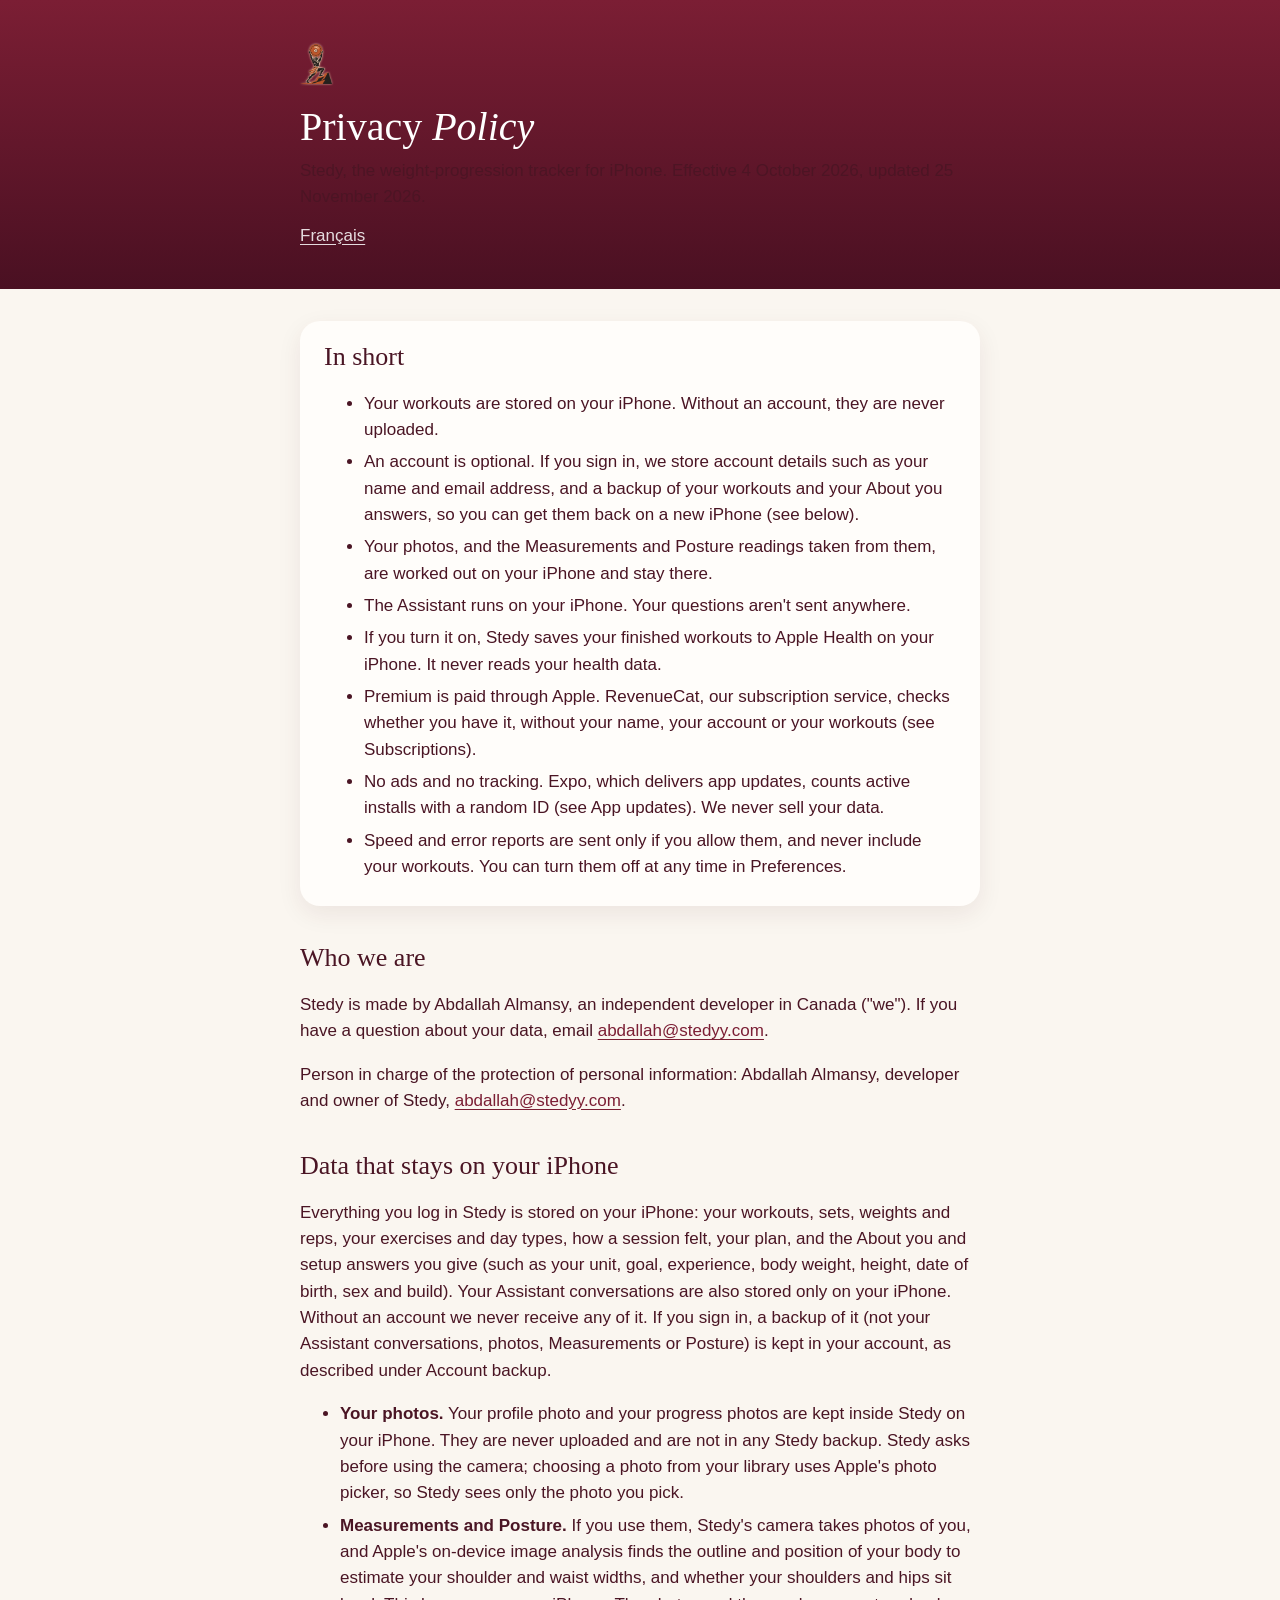
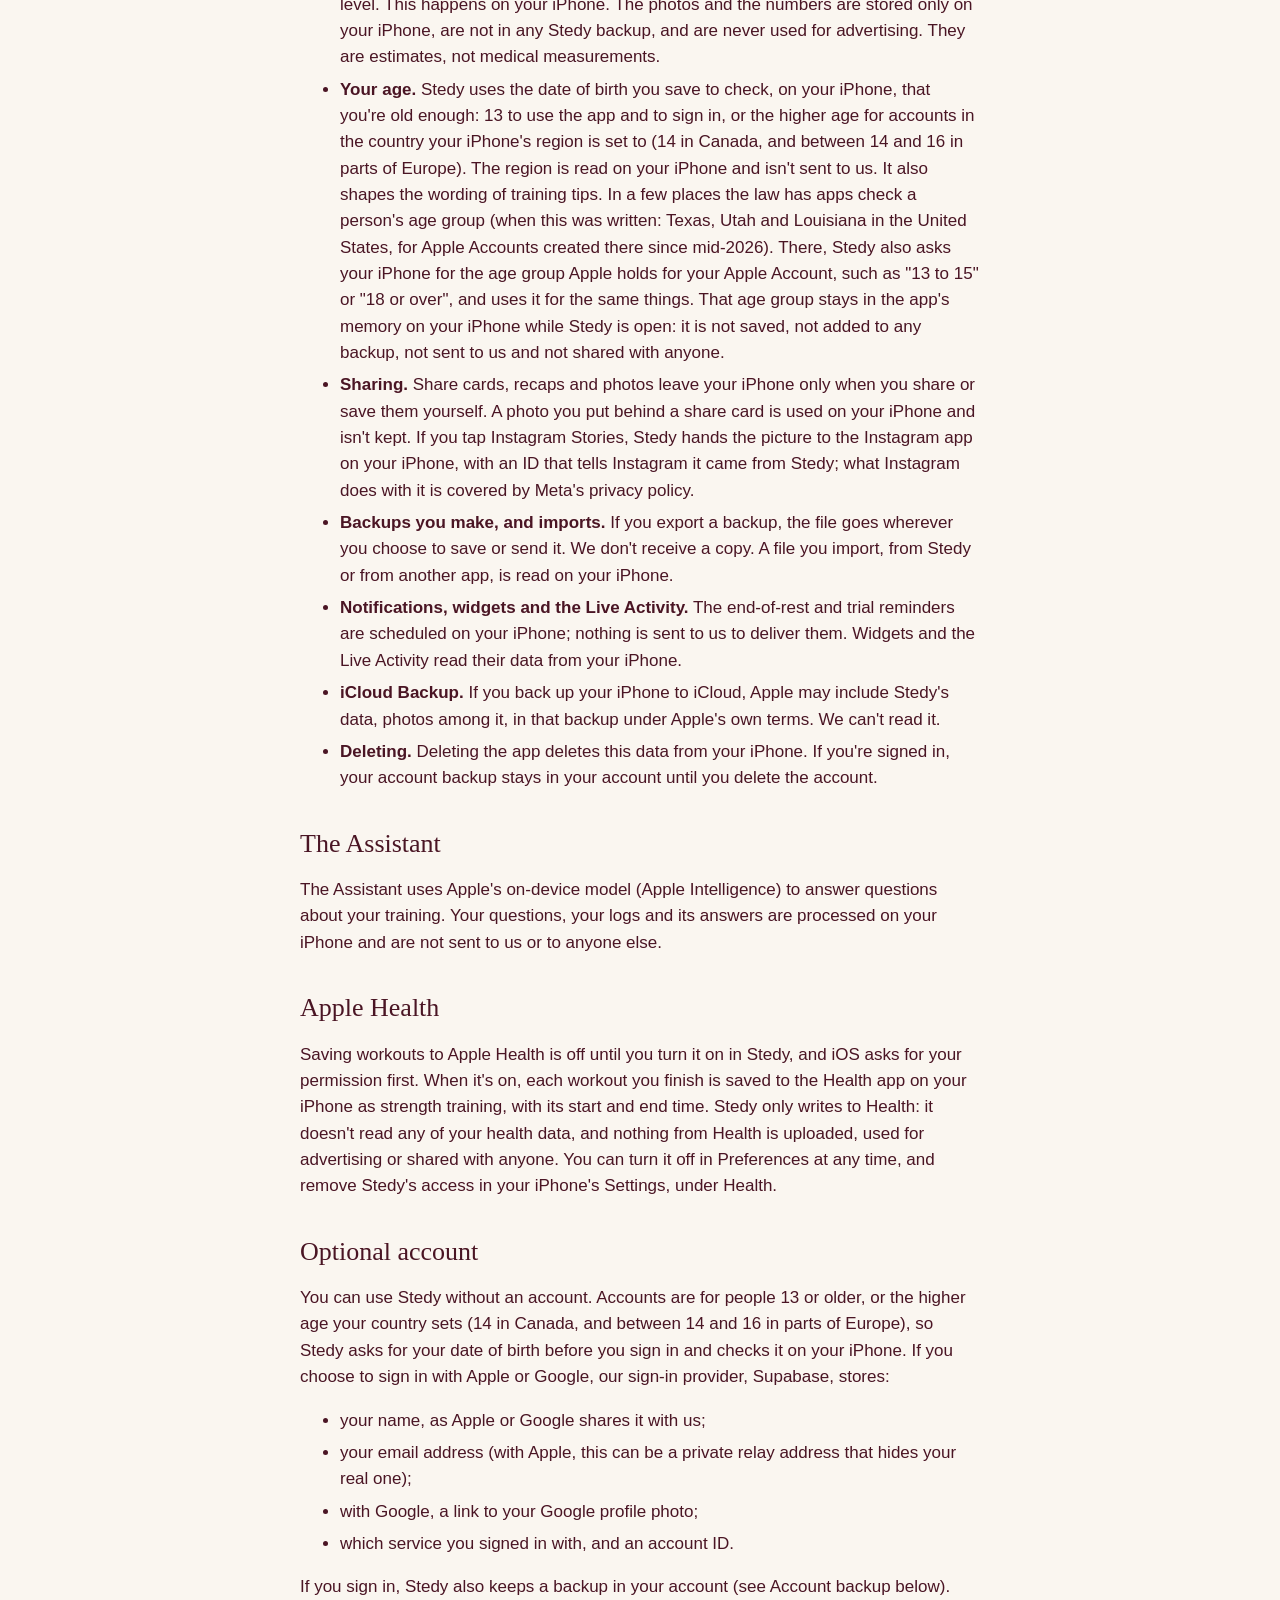
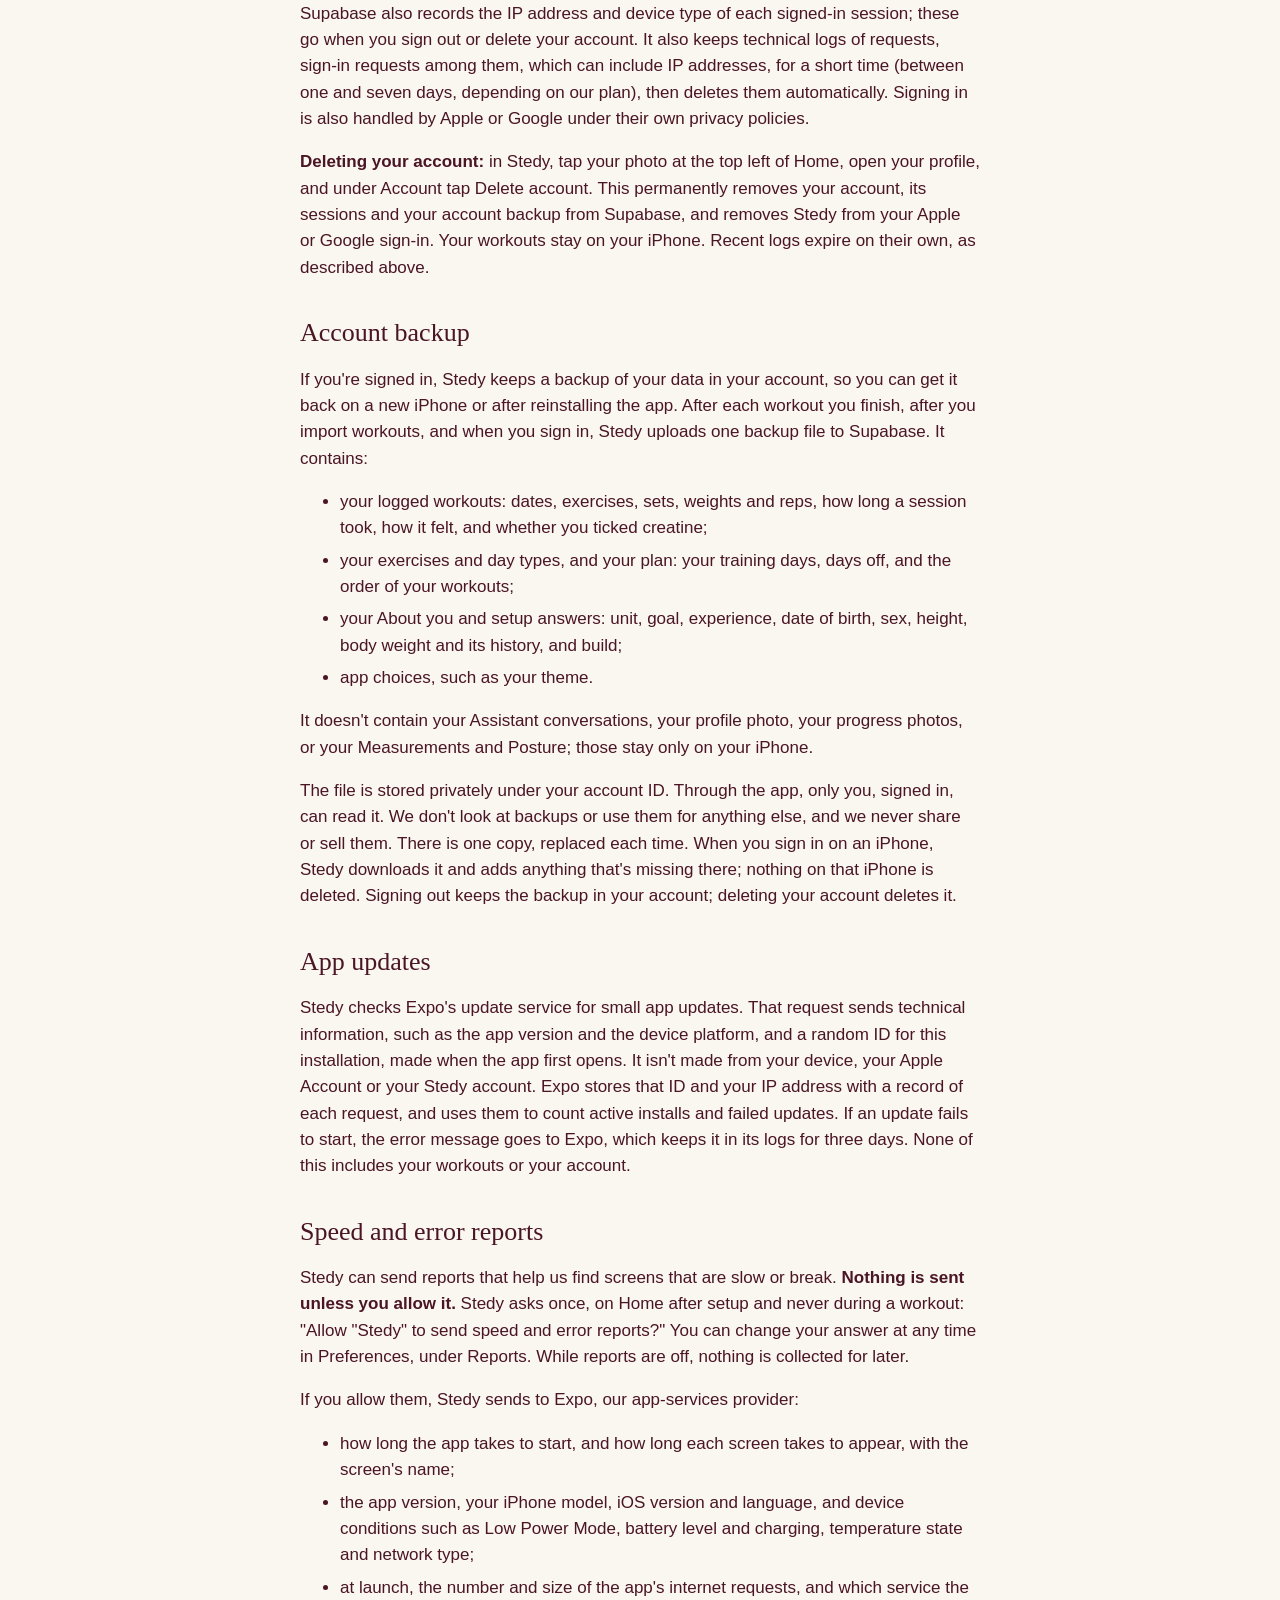
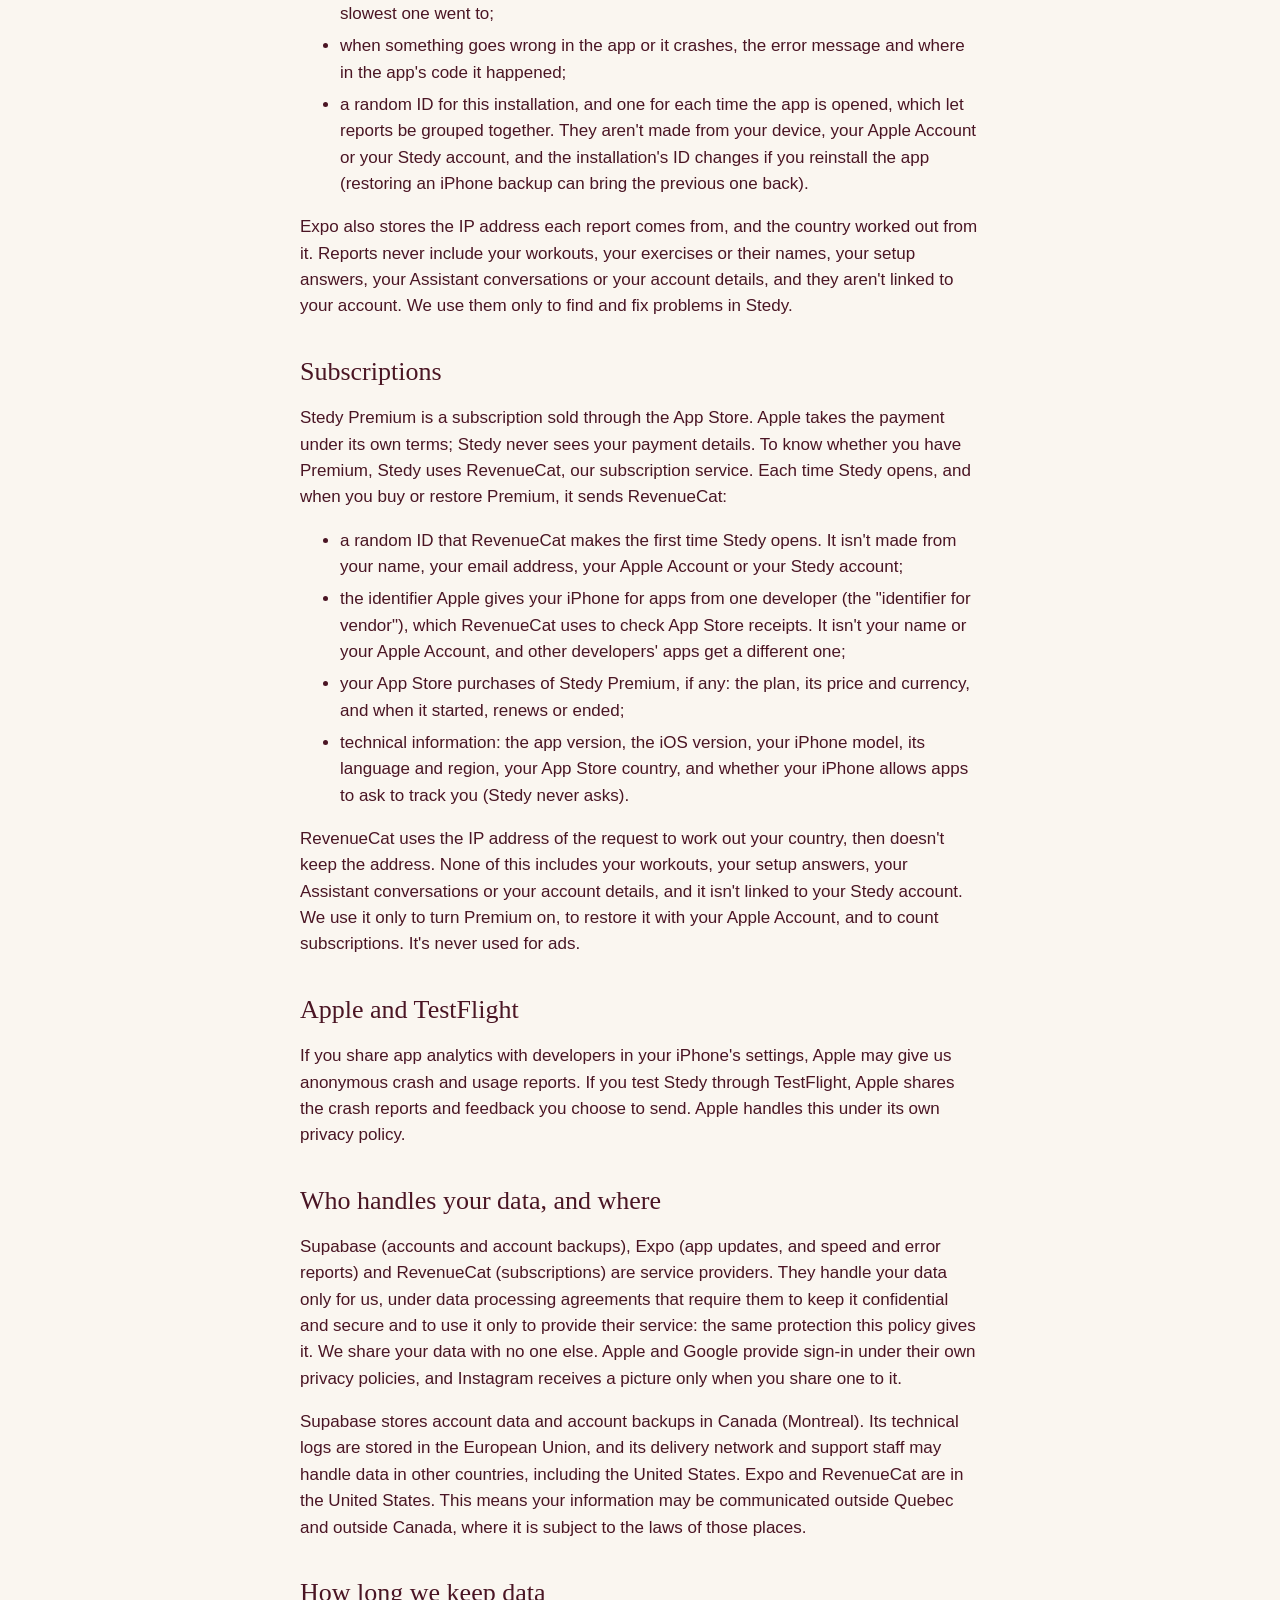
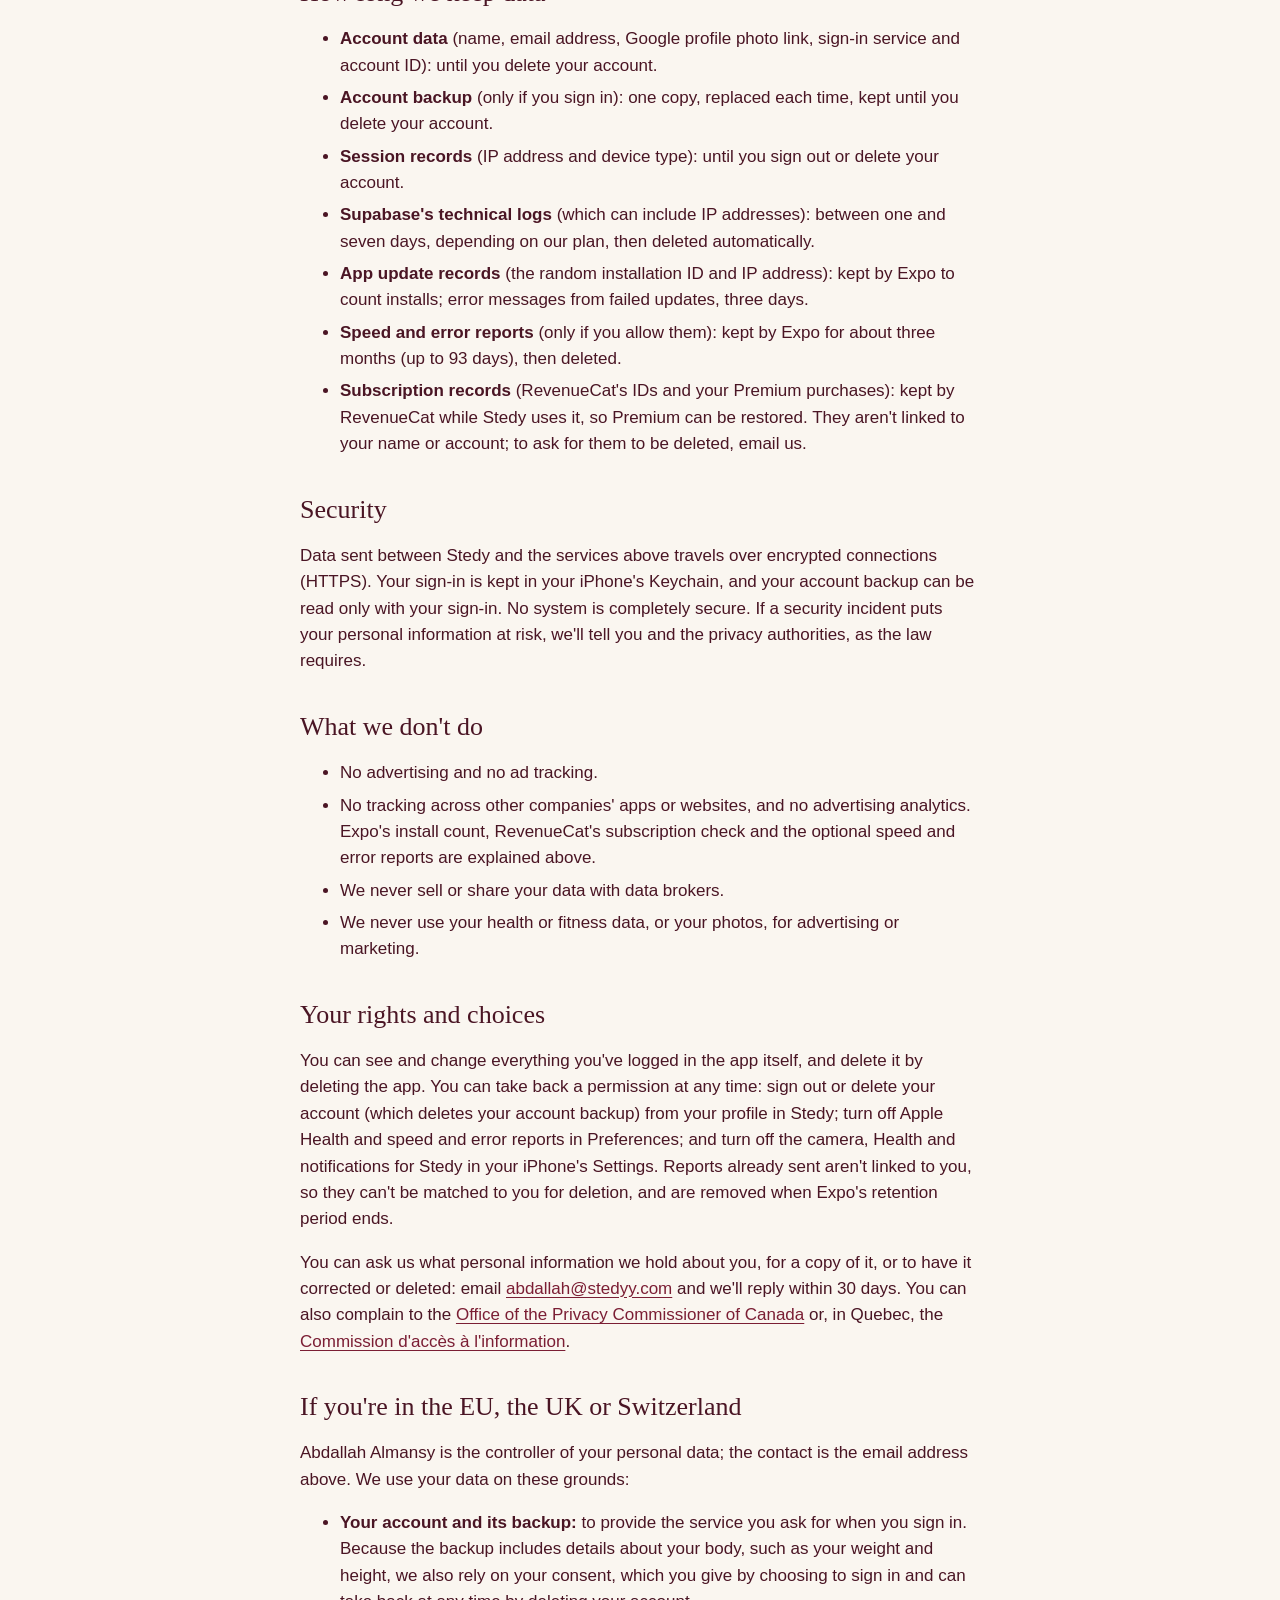
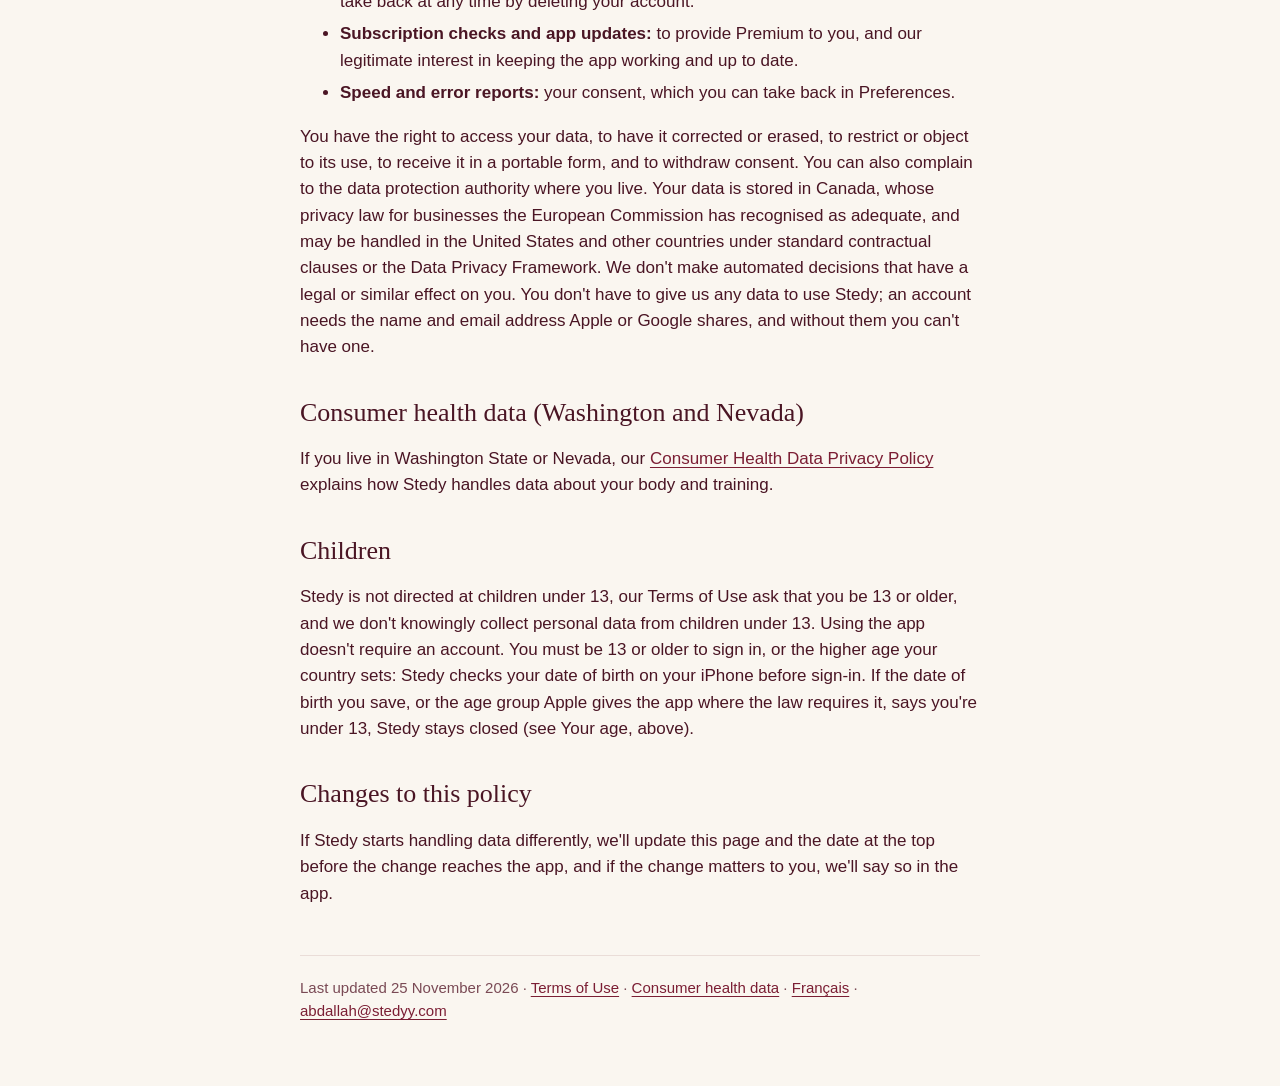
<file: privacy.html>
<!doctype html>
<html lang="en">
<head>
<meta charset="utf-8">
<!-- a browser set to French gets the French page (assets/lang.js) -->
<script src="assets/lang.js?v=20261126"></script>
<meta name="viewport" content="width=device-width, initial-scale=1">
<title>Stedy Privacy Policy</title>
<meta name="description" content="How the Stedy app handles your data: your workouts live on your iPhone, with an optional backup to your account.">
<link rel="alternate" hreflang="en" href="https://stedyy.com/privacy.html">
<link rel="alternate" hreflang="fr" href="https://stedyy.com/privacy-fr.html">
<link rel="icon" type="image/png" sizes="32x32" href="assets/img/favicon-32.png?v=20261029">
<link rel="apple-touch-icon" href="assets/img/apple-touch-icon.png?v=20261029">
<style>
  :root {
    --background: #FAF6F0;
    --surface: #FFFDFA;
    --text: #4A1524;
    --text-secondary: #7A4A55;
    --accent: #7B1E34;
    --hero-end: #4A1022;
    --on-hero: #FFFFFF;
    --separator: #EADDD8;
  }
  @media (prefers-color-scheme: dark) {
    :root {
      --background: #121214;
      --surface: #1C1C1F;
      --text: #F3F0EB;
      --text-secondary: #A19C98;
      --accent: #F3F0EB;
      --separator: #2C2B2F;
    }
  }
  * { box-sizing: border-box; }
  body {
    margin: 0;
    background: var(--background);
    color: var(--text);
    font: 17px/1.55 -apple-system, BlinkMacSystemFont, "SF Pro Text", "Segoe UI", Roboto, sans-serif;
    -webkit-text-size-adjust: 100%;
  }
  header {
    background: linear-gradient(180deg, #7B1E34, var(--hero-end));
    color: var(--on-hero);
    padding: 56px 16px 40px;
  }
  .wrap { max-width: 680px; margin: 0 auto; }
  .brand { display: flex; align-items: flex-end; height: 28px; margin-bottom: 20px; color: var(--on-hero); }
  .brand img { display: block; width: auto; height: 40px; filter: drop-shadow(0 0 1px rgba(243, 217, 181, .8)); }
  h1 { font: 400 40px/1.15 Georgia, serif; margin: 0 0 8px; }
  h1 em { font-style: italic; }
  header p { margin: 0; opacity: .85; }
  header .lang { margin-top: 12px; }
  header .lang a { color: var(--on-hero); }
  main { padding: 32px 16px 64px; }
  .summary {
    background: var(--surface);
    border-radius: 20px;
    padding: 20px 24px;
    box-shadow: 0 8px 24px rgba(74, 21, 36, .08);
    margin-bottom: 32px;
  }
  .summary h2 { margin-top: 0; }
  .summary ul { margin-bottom: 0; }
  h2 { font: 400 26px/1.25 Georgia, serif; margin: 36px 0 8px; }
  p, li { color: var(--text); }
  li { margin-bottom: 6px; }
  .muted { color: var(--text-secondary); }
  a { color: var(--accent); text-underline-offset: 3px; }
  footer { border-top: 1px solid var(--separator); padding-top: 20px; margin-top: 48px; font-size: 15px; }
</style>
</head>
<body>
<header>
  <div class="wrap">
    <div class="brand" aria-hidden="true"><img src="assets/img/logo-sisyphus.png?v=20261029" width="32" height="40" alt=""></div>
    <h1>Privacy <em>Policy</em></h1>
    <p>Stedy, the weight-progression tracker for iPhone. Effective 4 October 2026, updated 25 November 2026.</p>
    <p class="lang"><a href="privacy-fr.html" hreflang="fr" lang="fr">Français</a></p>
  </div>
</header>
<main>
  <div class="wrap">
    <section class="summary">
      <h2>In short</h2>
      <ul>
        <li>Your workouts are stored on your iPhone. Without an account, they are never uploaded.</li>
        <li>An account is optional. If you sign in, we store account details such as your name and email address, and a backup of your workouts and your About you answers, so you can get them back on a new iPhone (see below).</li>
        <li>Your photos, and the Measurements and Posture readings taken from them, are worked out on your iPhone and stay there.</li>
        <li>The Assistant runs on your iPhone. Your questions aren't sent anywhere.</li>
        <li>If you turn it on, Stedy saves your finished workouts to Apple Health on your iPhone. It never reads your health data.</li>
        <li>Premium is paid through Apple. RevenueCat, our subscription service, checks whether you have it, without your name, your account or your workouts (see Subscriptions).</li>
        <li>No ads and no tracking. Expo, which delivers app updates, counts active installs with a random ID (see App updates). We never sell your data.</li>
        <li>Speed and error reports are sent only if you allow them, and never include your workouts. You can turn them off at any time in Preferences.</li>
      </ul>
    </section>

    <h2>Who we are</h2>
    <p>Stedy is made by Abdallah Almansy, an independent developer in Canada ("we"). If you have a question about your data, email <a href="mailto:abdallah@stedyy.com">abdallah@stedyy.com</a>.</p>
    <p>Person in charge of the protection of personal information: Abdallah Almansy, developer and owner of Stedy, <a href="mailto:abdallah@stedyy.com">abdallah@stedyy.com</a>.</p>

    <h2>Data that stays on your iPhone</h2>
    <p>Everything you log in Stedy is stored on your iPhone: your workouts, sets, weights and reps, your exercises and day types, how a session felt, your plan, and the About you and setup answers you give (such as your unit, goal, experience, body weight, height, date of birth, sex and build). Your Assistant conversations are also stored only on your iPhone. Without an account we never receive any of it. If you sign in, a backup of it (not your Assistant conversations, photos, Measurements or Posture) is kept in your account, as described under Account backup.</p>
    <ul>
      <li><strong>Your photos.</strong> Your profile photo and your progress photos are kept inside Stedy on your iPhone. They are never uploaded and are not in any Stedy backup. Stedy asks before using the camera; choosing a photo from your library uses Apple's photo picker, so Stedy sees only the photo you pick.</li>
      <li><strong>Measurements and Posture.</strong> If you use them, Stedy's camera takes photos of you, and Apple's on-device image analysis finds the outline and position of your body to estimate your shoulder and waist widths, and whether your shoulders and hips sit level. This happens on your iPhone. The photos and the numbers are stored only on your iPhone, are not in any Stedy backup, and are never used for advertising. They are estimates, not medical measurements.</li>
      <li><strong>Your age.</strong> Stedy uses the date of birth you save to check, on your iPhone, that you're old enough: 13 to use the app and to sign in, or the higher age for accounts in the country your iPhone's region is set to (14 in Canada, and between 14 and 16 in parts of Europe). The region is read on your iPhone and isn't sent to us. It also shapes the wording of training tips. In a few places the law has apps check a person's age group (when this was written: Texas, Utah and Louisiana in the United States, for Apple Accounts created there since mid-2026). There, Stedy also asks your iPhone for the age group Apple holds for your Apple Account, such as "13 to 15" or "18 or over", and uses it for the same things. That age group stays in the app's memory on your iPhone while Stedy is open: it is not saved, not added to any backup, not sent to us and not shared with anyone.</li>
      <li><strong>Sharing.</strong> Share cards, recaps and photos leave your iPhone only when you share or save them yourself. A photo you put behind a share card is used on your iPhone and isn't kept. If you tap Instagram Stories, Stedy hands the picture to the Instagram app on your iPhone, with an ID that tells Instagram it came from Stedy; what Instagram does with it is covered by Meta's privacy policy.</li>
      <li><strong>Backups you make, and imports.</strong> If you export a backup, the file goes wherever you choose to save or send it. We don't receive a copy. A file you import, from Stedy or from another app, is read on your iPhone.</li>
      <li><strong>Notifications, widgets and the Live Activity.</strong> The end-of-rest and trial reminders are scheduled on your iPhone; nothing is sent to us to deliver them. Widgets and the Live Activity read their data from your iPhone.</li>
      <li><strong>iCloud Backup.</strong> If you back up your iPhone to iCloud, Apple may include Stedy's data, photos among it, in that backup under Apple's own terms. We can't read it.</li>
      <li><strong>Deleting.</strong> Deleting the app deletes this data from your iPhone. If you're signed in, your account backup stays in your account until you delete the account.</li>
    </ul>

    <h2>The Assistant</h2>
    <p>The Assistant uses Apple's on-device model (Apple Intelligence) to answer questions about your training. Your questions, your logs and its answers are processed on your iPhone and are not sent to us or to anyone else.</p>

    <h2>Apple Health</h2>
    <p>Saving workouts to Apple Health is off until you turn it on in Stedy, and iOS asks for your permission first. When it's on, each workout you finish is saved to the Health app on your iPhone as strength training, with its start and end time. Stedy only writes to Health: it doesn't read any of your health data, and nothing from Health is uploaded, used for advertising or shared with anyone. You can turn it off in Preferences at any time, and remove Stedy's access in your iPhone's Settings, under Health.</p>

    <h2>Optional account</h2>
    <p>You can use Stedy without an account. Accounts are for people 13 or older, or the higher age your country sets (14 in Canada, and between 14 and 16 in parts of Europe), so Stedy asks for your date of birth before you sign in and checks it on your iPhone. If you choose to sign in with Apple or Google, our sign-in provider, Supabase, stores:</p>
    <ul>
      <li>your name, as Apple or Google shares it with us;</li>
      <li>your email address (with Apple, this can be a private relay address that hides your real one);</li>
      <li>with Google, a link to your Google profile photo;</li>
      <li>which service you signed in with, and an account ID.</li>
    </ul>
    <p>If you sign in, Stedy also keeps a backup in your account (see Account backup below). Supabase also records the IP address and device type of each signed-in session; these go when you sign out or delete your account. It also keeps technical logs of requests, sign-in requests among them, which can include IP addresses, for a short time (between one and seven days, depending on our plan), then deletes them automatically. Signing in is also handled by Apple or Google under their own privacy policies.</p>
    <p><strong>Deleting your account:</strong> in Stedy, tap your photo at the top left of Home, open your profile, and under Account tap Delete account. This permanently removes your account, its sessions and your account backup from Supabase, and removes Stedy from your Apple or Google sign-in. Your workouts stay on your iPhone. Recent logs expire on their own, as described above.</p>

    <h2>Account backup</h2>
    <p>If you're signed in, Stedy keeps a backup of your data in your account, so you can get it back on a new iPhone or after reinstalling the app. After each workout you finish, after you import workouts, and when you sign in, Stedy uploads one backup file to Supabase. It contains:</p>
    <ul>
      <li>your logged workouts: dates, exercises, sets, weights and reps, how long a session took, how it felt, and whether you ticked creatine;</li>
      <li>your exercises and day types, and your plan: your training days, days off, and the order of your workouts;</li>
      <li>your About you and setup answers: unit, goal, experience, date of birth, sex, height, body weight and its history, and build;</li>
      <li>app choices, such as your theme.</li>
    </ul>
    <p>It doesn't contain your Assistant conversations, your profile photo, your progress photos, or your Measurements and Posture; those stay only on your iPhone.</p>
    <p>The file is stored privately under your account ID. Through the app, only you, signed in, can read it. We don't look at backups or use them for anything else, and we never share or sell them. There is one copy, replaced each time. When you sign in on an iPhone, Stedy downloads it and adds anything that's missing there; nothing on that iPhone is deleted. Signing out keeps the backup in your account; deleting your account deletes it.</p>

    <h2>App updates</h2>
    <p>Stedy checks Expo's update service for small app updates. That request sends technical information, such as the app version and the device platform, and a random ID for this installation, made when the app first opens. It isn't made from your device, your Apple Account or your Stedy account. Expo stores that ID and your IP address with a record of each request, and uses them to count active installs and failed updates. If an update fails to start, the error message goes to Expo, which keeps it in its logs for three days. None of this includes your workouts or your account.</p>

    <h2>Speed and error reports</h2>
    <p>Stedy can send reports that help us find screens that are slow or break. <strong>Nothing is sent unless you allow it.</strong> Stedy asks once, on Home after setup and never during a workout: "Allow "Stedy" to send speed and error reports?" You can change your answer at any time in Preferences, under Reports. While reports are off, nothing is collected for later.</p>
    <p>If you allow them, Stedy sends to Expo, our app-services provider:</p>
    <ul>
      <li>how long the app takes to start, and how long each screen takes to appear, with the screen's name;</li>
      <li>the app version, your iPhone model, iOS version and language, and device conditions such as Low Power Mode, battery level and charging, temperature state and network type;</li>
      <li>at launch, the number and size of the app's internet requests, and which service the slowest one went to;</li>
      <li>when something goes wrong in the app or it crashes, the error message and where in the app's code it happened;</li>
      <li>a random ID for this installation, and one for each time the app is opened, which let reports be grouped together. They aren't made from your device, your Apple Account or your Stedy account, and the installation's ID changes if you reinstall the app (restoring an iPhone backup can bring the previous one back).</li>
    </ul>
    <p>Expo also stores the IP address each report comes from, and the country worked out from it. Reports never include your workouts, your exercises or their names, your setup answers, your Assistant conversations or your account details, and they aren't linked to your account. We use them only to find and fix problems in Stedy.</p>

    <h2>Subscriptions</h2>
    <p>Stedy Premium is a subscription sold through the App Store. Apple takes the payment under its own terms; Stedy never sees your payment details. To know whether you have Premium, Stedy uses RevenueCat, our subscription service. Each time Stedy opens, and when you buy or restore Premium, it sends RevenueCat:</p>
    <ul>
      <li>a random ID that RevenueCat makes the first time Stedy opens. It isn't made from your name, your email address, your Apple Account or your Stedy account;</li>
      <li>the identifier Apple gives your iPhone for apps from one developer (the "identifier for vendor"), which RevenueCat uses to check App Store receipts. It isn't your name or your Apple Account, and other developers' apps get a different one;</li>
      <li>your App Store purchases of Stedy Premium, if any: the plan, its price and currency, and when it started, renews or ended;</li>
      <li>technical information: the app version, the iOS version, your iPhone model, its language and region, your App Store country, and whether your iPhone allows apps to ask to track you (Stedy never asks).</li>
    </ul>
    <p>RevenueCat uses the IP address of the request to work out your country, then doesn't keep the address. None of this includes your workouts, your setup answers, your Assistant conversations or your account details, and it isn't linked to your Stedy account. We use it only to turn Premium on, to restore it with your Apple Account, and to count subscriptions. It's never used for ads.</p>

    <h2>Apple and TestFlight</h2>
    <p>If you share app analytics with developers in your iPhone's settings, Apple may give us anonymous crash and usage reports. If you test Stedy through TestFlight, Apple shares the crash reports and feedback you choose to send. Apple handles this under its own privacy policy.</p>

    <h2>Who handles your data, and where</h2>
    <p>Supabase (accounts and account backups), Expo (app updates, and speed and error reports) and RevenueCat (subscriptions) are service providers. They handle your data only for us, under data processing agreements that require them to keep it confidential and secure and to use it only to provide their service: the same protection this policy gives it. We share your data with no one else. Apple and Google provide sign-in under their own privacy policies, and Instagram receives a picture only when you share one to it.</p>
    <p>Supabase stores account data and account backups in Canada (Montreal). Its technical logs are stored in the European Union, and its delivery network and support staff may handle data in other countries, including the United States. Expo and RevenueCat are in the United States. This means your information may be communicated outside Quebec and outside Canada, where it is subject to the laws of those places.</p>

    <h2>How long we keep data</h2>
    <ul>
      <li><strong>Account data</strong> (name, email address, Google profile photo link, sign-in service and account ID): until you delete your account.</li>
      <li><strong>Account backup</strong> (only if you sign in): one copy, replaced each time, kept until you delete your account.</li>
      <li><strong>Session records</strong> (IP address and device type): until you sign out or delete your account.</li>
      <li><strong>Supabase's technical logs</strong> (which can include IP addresses): between one and seven days, depending on our plan, then deleted automatically.</li>
      <li><strong>App update records</strong> (the random installation ID and IP address): kept by Expo to count installs; error messages from failed updates, three days.</li>
      <li><strong>Speed and error reports</strong> (only if you allow them): kept by Expo for about three months (up to 93 days), then deleted.</li>
      <li><strong>Subscription records</strong> (RevenueCat's IDs and your Premium purchases): kept by RevenueCat while Stedy uses it, so Premium can be restored. They aren't linked to your name or account; to ask for them to be deleted, email us.</li>
    </ul>

    <h2>Security</h2>
    <p>Data sent between Stedy and the services above travels over encrypted connections (HTTPS). Your sign-in is kept in your iPhone's Keychain, and your account backup can be read only with your sign-in. No system is completely secure. If a security incident puts your personal information at risk, we'll tell you and the privacy authorities, as the law requires.</p>

    <h2>What we don't do</h2>
    <ul>
      <li>No advertising and no ad tracking.</li>
      <li>No tracking across other companies' apps or websites, and no advertising analytics. Expo's install count, RevenueCat's subscription check and the optional speed and error reports are explained above.</li>
      <li>We never sell or share your data with data brokers.</li>
      <li>We never use your health or fitness data, or your photos, for advertising or marketing.</li>
    </ul>

    <h2>Your rights and choices</h2>
    <p>You can see and change everything you've logged in the app itself, and delete it by deleting the app. You can take back a permission at any time: sign out or delete your account (which deletes your account backup) from your profile in Stedy; turn off Apple Health and speed and error reports in Preferences; and turn off the camera, Health and notifications for Stedy in your iPhone's Settings. Reports already sent aren't linked to you, so they can't be matched to you for deletion, and are removed when Expo's retention period ends.</p>
    <p>You can ask us what personal information we hold about you, for a copy of it, or to have it corrected or deleted: email <a href="mailto:abdallah@stedyy.com">abdallah@stedyy.com</a> and we'll reply within 30 days. You can also complain to the <a href="https://www.priv.gc.ca/en/report-a-concern/">Office of the Privacy Commissioner of Canada</a> or, in Quebec, the <a href="https://www.cai.gouv.qc.ca/">Commission d'accès à l'information</a>.</p>

    <h2>If you're in the EU, the UK or Switzerland</h2>
    <p>Abdallah Almansy is the controller of your personal data; the contact is the email address above. We use your data on these grounds:</p>
    <ul>
      <li><strong>Your account and its backup:</strong> to provide the service you ask for when you sign in. Because the backup includes details about your body, such as your weight and height, we also rely on your consent, which you give by choosing to sign in and can take back at any time by deleting your account.</li>
      <li><strong>Subscription checks and app updates:</strong> to provide Premium to you, and our legitimate interest in keeping the app working and up to date.</li>
      <li><strong>Speed and error reports:</strong> your consent, which you can take back in Preferences.</li>
    </ul>
    <p>You have the right to access your data, to have it corrected or erased, to restrict or object to its use, to receive it in a portable form, and to withdraw consent. You can also complain to the data protection authority where you live. Your data is stored in Canada, whose privacy law for businesses the European Commission has recognised as adequate, and may be handled in the United States and other countries under standard contractual clauses or the Data Privacy Framework. We don't make automated decisions that have a legal or similar effect on you. You don't have to give us any data to use Stedy; an account needs the name and email address Apple or Google shares, and without them you can't have one.</p>

    <h2>Consumer health data (Washington and Nevada)</h2>
    <p>If you live in Washington State or Nevada, our <a href="health-data.html">Consumer Health Data Privacy Policy</a> explains how Stedy handles data about your body and training.</p>

    <h2>Children</h2>
    <p>Stedy is not directed at children under 13, our Terms of Use ask that you be 13 or older, and we don't knowingly collect personal data from children under 13. Using the app doesn't require an account. You must be 13 or older to sign in, or the higher age your country sets: Stedy checks your date of birth on your iPhone before sign-in. If the date of birth you save, or the age group Apple gives the app where the law requires it, says you're under 13, Stedy stays closed (see Your age, above).</p>

    <h2>Changes to this policy</h2>
    <p>If Stedy starts handling data differently, we'll update this page and the date at the top before the change reaches the app, and if the change matters to you, we'll say so in the app.</p>

    <footer class="muted">Last updated 25 November 2026 · <a href="terms.html">Terms of Use</a> · <a href="health-data.html">Consumer health data</a> · <a href="privacy-fr.html" hreflang="fr" lang="fr">Français</a> · <a href="mailto:abdallah@stedyy.com">abdallah@stedyy.com</a></footer>
  </div>
</main>
</body>
</html>
</file>
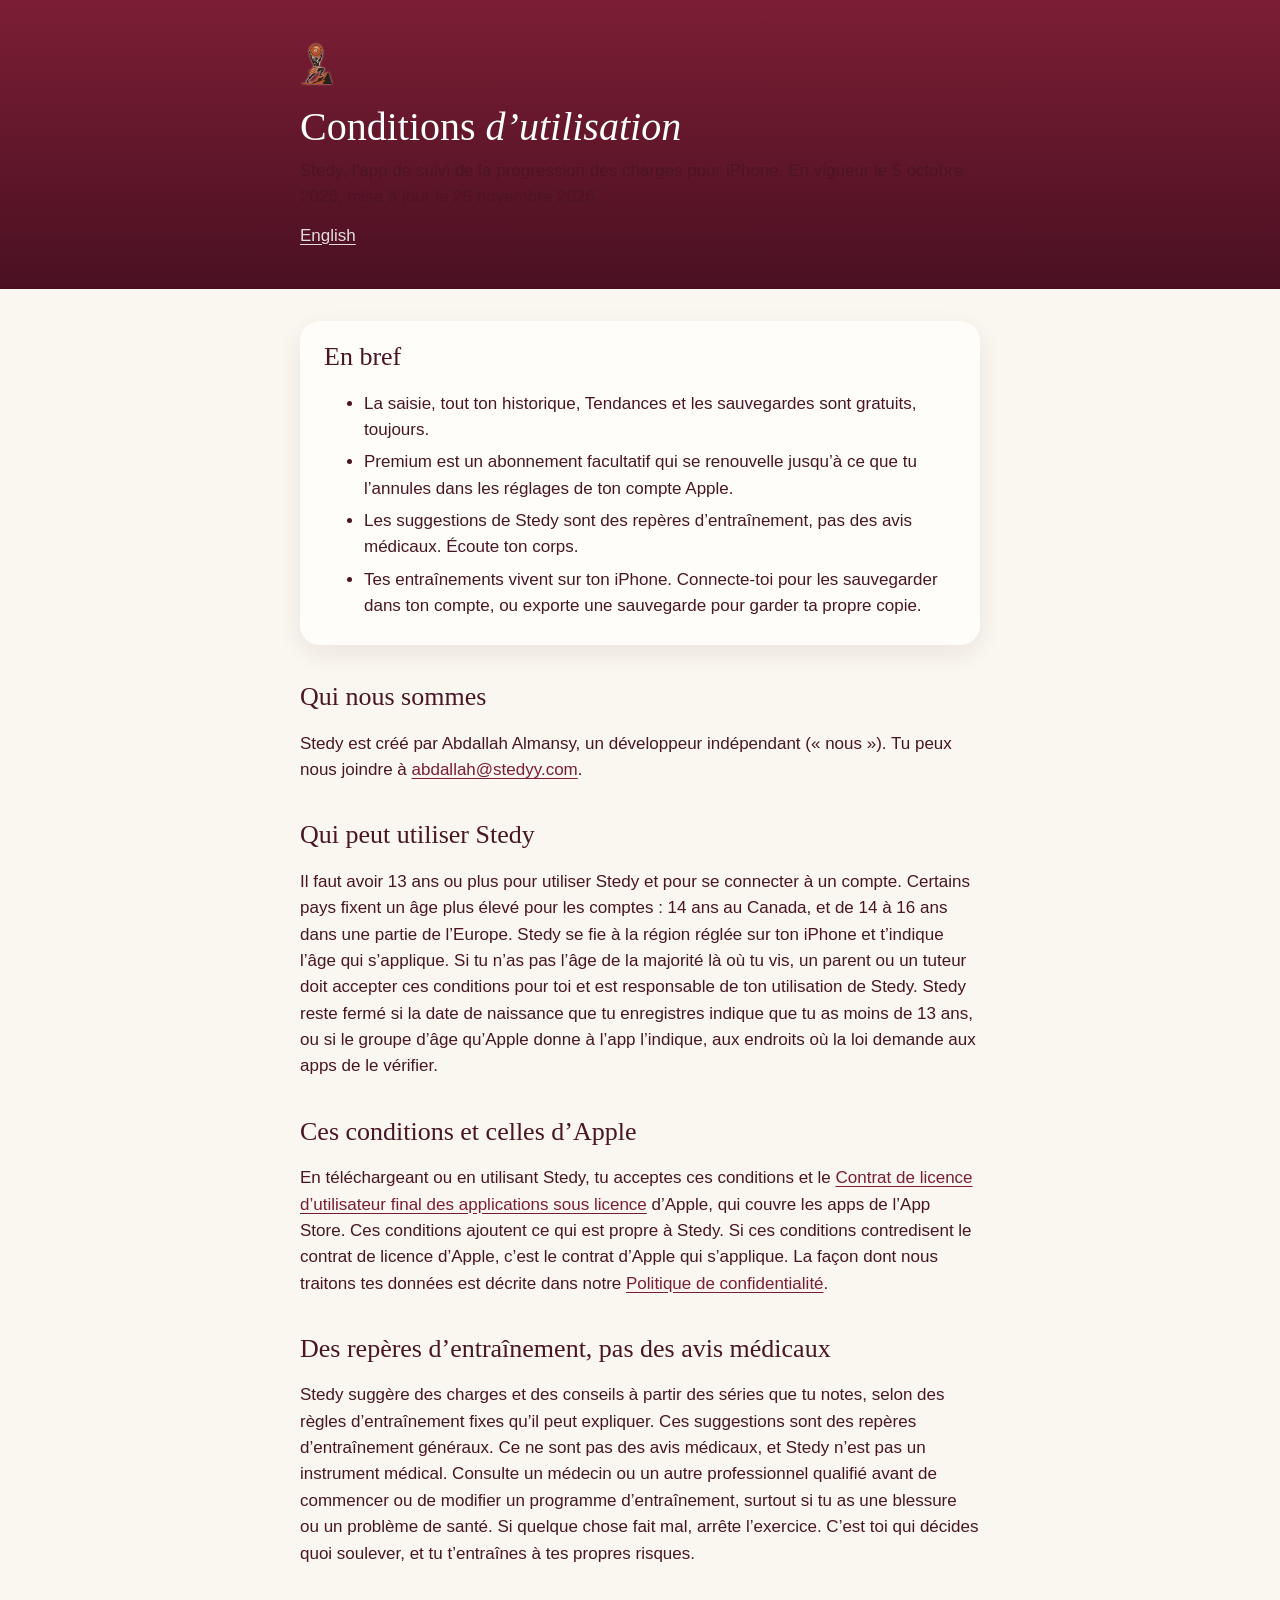
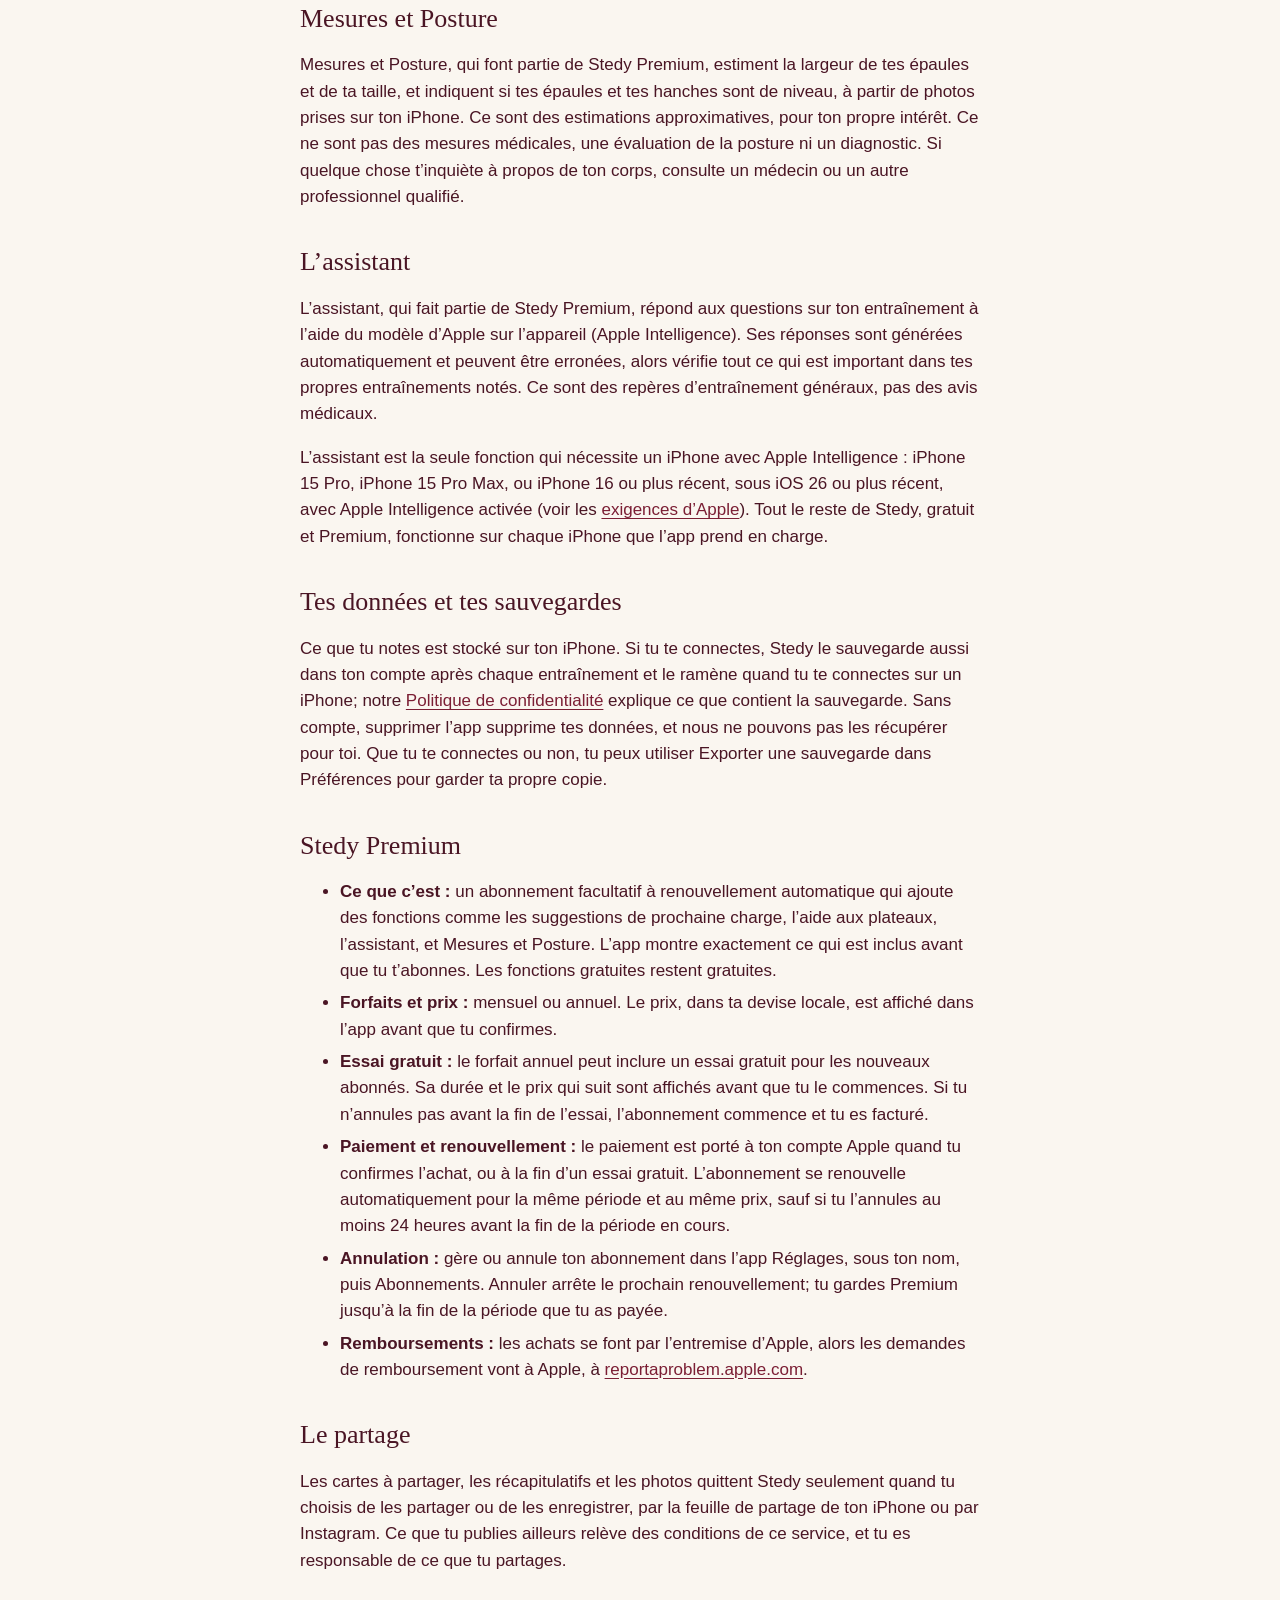
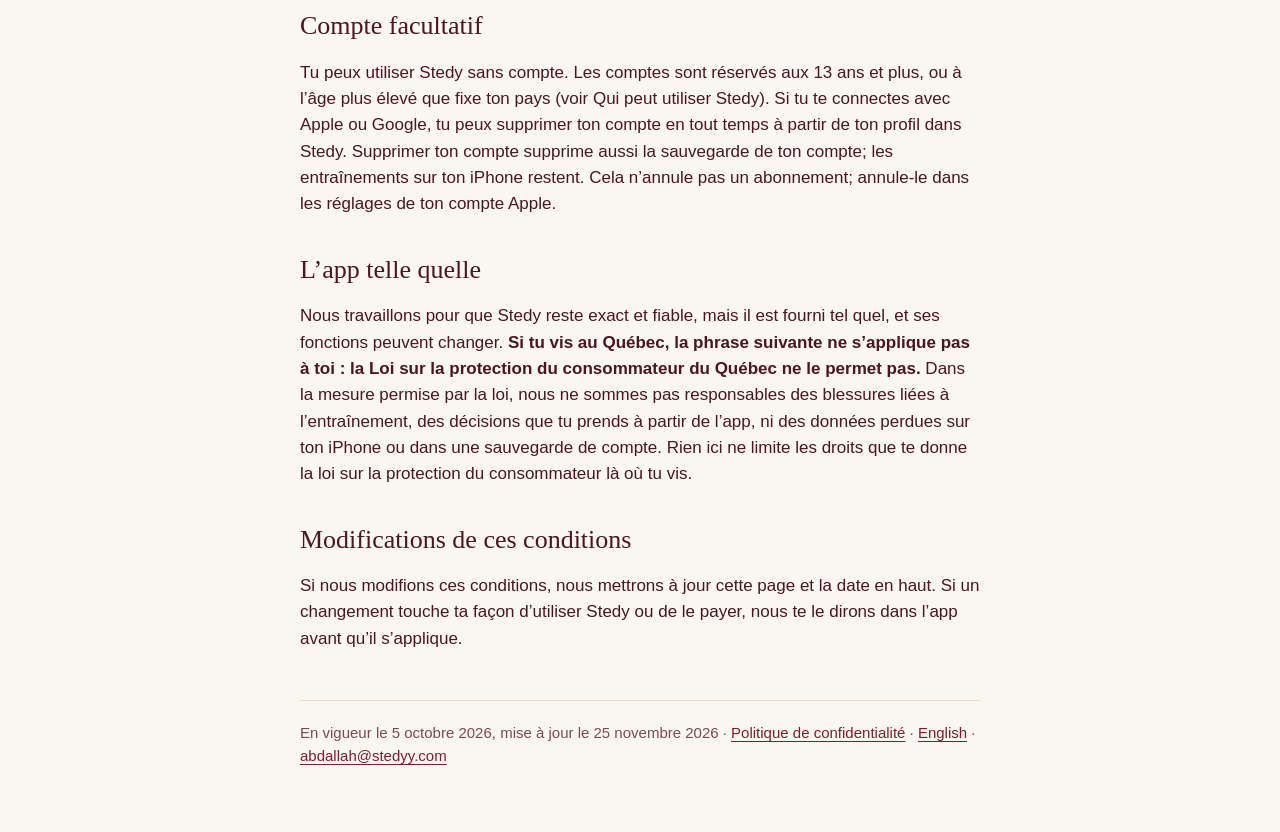
<file: terms-fr.html>
<!doctype html>
<html lang="fr-CA">
<head>
<meta charset="utf-8">
<!-- a browser set to French gets the French page (assets/lang.js) -->
<script src="assets/lang.js?v=20261126"></script>
<meta name="viewport" content="width=device-width, initial-scale=1">
<title>Conditions d’utilisation de Stedy</title>
<meta name="description" content="Les conditions d’utilisation de l’app Stedy et de son abonnement Premium.">
<link rel="alternate" hreflang="en" href="https://stedyy.com/terms.html">
<link rel="alternate" hreflang="fr" href="https://stedyy.com/terms-fr.html">
<link rel="icon" type="image/png" sizes="32x32" href="assets/img/favicon-32.png?v=20261029">
<link rel="apple-touch-icon" href="assets/img/apple-touch-icon.png?v=20261029">
<style>
  :root {
    --background: #FAF6F0;
    --surface: #FFFDFA;
    --text: #4A1524;
    --text-secondary: #7A4A55;
    --accent: #7B1E34;
    --hero-end: #4A1022;
    --on-hero: #FFFFFF;
    --separator: #EADDD8;
  }
  @media (prefers-color-scheme: dark) {
    :root {
      --background: #121214;
      --surface: #1C1C1F;
      --text: #F3F0EB;
      --text-secondary: #A19C98;
      --accent: #F3F0EB;
      --separator: #2C2B2F;
    }
  }
  * { box-sizing: border-box; }
  body {
    margin: 0;
    background: var(--background);
    color: var(--text);
    font: 17px/1.55 -apple-system, BlinkMacSystemFont, "SF Pro Text", "Segoe UI", Roboto, sans-serif;
    -webkit-text-size-adjust: 100%;
  }
  header {
    background: linear-gradient(180deg, #7B1E34, var(--hero-end));
    color: var(--on-hero);
    padding: 56px 16px 40px;
  }
  .wrap { max-width: 680px; margin: 0 auto; }
  .brand { display: flex; align-items: flex-end; height: 28px; margin-bottom: 20px; color: var(--on-hero); }
  .brand img { display: block; width: auto; height: 40px; filter: drop-shadow(0 0 1px rgba(243, 217, 181, .8)); }
  h1 { font: 400 40px/1.15 Georgia, serif; margin: 0 0 8px; }
  h1 em { font-style: italic; }
  header p { margin: 0; opacity: .85; }
  header .lang { margin-top: 12px; }
  header .lang a { color: var(--on-hero); }
  main { padding: 32px 16px 64px; }
  .summary {
    background: var(--surface);
    border-radius: 20px;
    padding: 20px 24px;
    box-shadow: 0 8px 24px rgba(74, 21, 36, .08);
    margin-bottom: 32px;
  }
  .summary h2 { margin-top: 0; }
  .summary ul { margin-bottom: 0; }
  h2 { font: 400 26px/1.25 Georgia, serif; margin: 36px 0 8px; }
  p, li { color: var(--text); }
  li { margin-bottom: 6px; }
  .muted { color: var(--text-secondary); }
  a { color: var(--accent); text-underline-offset: 3px; }
  footer { border-top: 1px solid var(--separator); padding-top: 20px; margin-top: 48px; font-size: 15px; }
</style>
</head>
<body>
<header>
  <div class="wrap">
    <div class="brand" aria-hidden="true"><img src="assets/img/logo-sisyphus.png?v=20261029" width="32" height="40" alt=""></div>
    <h1>Conditions <em>d’utilisation</em></h1>
    <p>Stedy, l’app de suivi de la progression des charges pour iPhone. En vigueur le 5 octobre 2026, mise à jour le 25 novembre 2026.</p>
    <p class="lang"><a href="terms.html" hreflang="en" lang="en">English</a></p>
  </div>
</header>
<main>
  <div class="wrap">
    <section class="summary">
      <h2>En bref</h2>
      <ul>
        <li>La saisie, tout ton historique, Tendances et les sauvegardes sont gratuits, toujours.</li>
        <li>Premium est un abonnement facultatif qui se renouvelle jusqu’à ce que tu l’annules dans les réglages de ton compte Apple.</li>
        <li>Les suggestions de Stedy sont des repères d’entraînement, pas des avis médicaux. Écoute ton corps.</li>
        <li>Tes entraînements vivent sur ton iPhone. Connecte-toi pour les sauvegarder dans ton compte, ou exporte une sauvegarde pour garder ta propre copie.</li>
      </ul>
    </section>

    <h2>Qui nous sommes</h2>
    <p>Stedy est créé par Abdallah Almansy, un développeur indépendant (« nous »). Tu peux nous joindre à <a href="mailto:abdallah@stedyy.com">abdallah@stedyy.com</a>.</p>

    <h2>Qui peut utiliser Stedy</h2>
    <p>Il faut avoir 13 ans ou plus pour utiliser Stedy et pour se connecter à un compte. Certains pays fixent un âge plus élevé pour les comptes : 14 ans au Canada, et de 14 à 16 ans dans une partie de l’Europe. Stedy se fie à la région réglée sur ton iPhone et t’indique l’âge qui s’applique. Si tu n’as pas l’âge de la majorité là où tu vis, un parent ou un tuteur doit accepter ces conditions pour toi et est responsable de ton utilisation de Stedy. Stedy reste fermé si la date de naissance que tu enregistres indique que tu as moins de 13 ans, ou si le groupe d’âge qu’Apple donne à l’app l’indique, aux endroits où la loi demande aux apps de le vérifier.</p>

    <h2>Ces conditions et celles d’Apple</h2>
    <p>En téléchargeant ou en utilisant Stedy, tu acceptes ces conditions et le <a href="https://www.apple.com/legal/internet-services/itunes/dev/stdeula/">Contrat de licence d’utilisateur final des applications sous licence</a> d’Apple, qui couvre les apps de l’App Store. Ces conditions ajoutent ce qui est propre à Stedy. Si ces conditions contredisent le contrat de licence d’Apple, c’est le contrat d’Apple qui s’applique. La façon dont nous traitons tes données est décrite dans notre <a href="privacy-fr.html">Politique de confidentialité</a>.</p>

    <h2>Des repères d’entraînement, pas des avis médicaux</h2>
    <p>Stedy suggère des charges et des conseils à partir des séries que tu notes, selon des règles d’entraînement fixes qu’il peut expliquer. Ces suggestions sont des repères d’entraînement généraux. Ce ne sont pas des avis médicaux, et Stedy n’est pas un instrument médical. Consulte un médecin ou un autre professionnel qualifié avant de commencer ou de modifier un programme d’entraînement, surtout si tu as une blessure ou un problème de santé. Si quelque chose fait mal, arrête l’exercice. C’est toi qui décides quoi soulever, et tu t’entraînes à tes propres risques.</p>

    <h2>Mesures et Posture</h2>
    <p>Mesures et Posture, qui font partie de Stedy Premium, estiment la largeur de tes épaules et de ta taille, et indiquent si tes épaules et tes hanches sont de niveau, à partir de photos prises sur ton iPhone. Ce sont des estimations approximatives, pour ton propre intérêt. Ce ne sont pas des mesures médicales, une évaluation de la posture ni un diagnostic. Si quelque chose t’inquiète à propos de ton corps, consulte un médecin ou un autre professionnel qualifié.</p>

    <h2>L’assistant</h2>
    <p>L’assistant, qui fait partie de Stedy Premium, répond aux questions sur ton entraînement à l’aide du modèle d’Apple sur l’appareil (Apple Intelligence). Ses réponses sont générées automatiquement et peuvent être erronées, alors vérifie tout ce qui est important dans tes propres entraînements notés. Ce sont des repères d’entraînement généraux, pas des avis médicaux.</p>
    <p>L’assistant est la seule fonction qui nécessite un iPhone avec Apple Intelligence : iPhone 15 Pro, iPhone 15 Pro Max, ou iPhone 16 ou plus récent, sous iOS 26 ou plus récent, avec Apple Intelligence activée (voir les <a href="https://support.apple.com/fr-ca/121115">exigences d’Apple</a>). Tout le reste de Stedy, gratuit et Premium, fonctionne sur chaque iPhone que l’app prend en charge.</p>

    <h2>Tes données et tes sauvegardes</h2>
    <p>Ce que tu notes est stocké sur ton iPhone. Si tu te connectes, Stedy le sauvegarde aussi dans ton compte après chaque entraînement et le ramène quand tu te connectes sur un iPhone; notre <a href="privacy-fr.html">Politique de confidentialité</a> explique ce que contient la sauvegarde. Sans compte, supprimer l’app supprime tes données, et nous ne pouvons pas les récupérer pour toi. Que tu te connectes ou non, tu peux utiliser Exporter une sauvegarde dans Préférences pour garder ta propre copie.</p>

    <h2>Stedy Premium</h2>
    <ul>
      <li><strong>Ce que c’est :</strong> un abonnement facultatif à renouvellement automatique qui ajoute des fonctions comme les suggestions de prochaine charge, l’aide aux plateaux, l’assistant, et Mesures et Posture. L’app montre exactement ce qui est inclus avant que tu t’abonnes. Les fonctions gratuites restent gratuites.</li>
      <li><strong>Forfaits et prix :</strong> mensuel ou annuel. Le prix, dans ta devise locale, est affiché dans l’app avant que tu confirmes.</li>
      <li><strong>Essai gratuit :</strong> le forfait annuel peut inclure un essai gratuit pour les nouveaux abonnés. Sa durée et le prix qui suit sont affichés avant que tu le commences. Si tu n’annules pas avant la fin de l’essai, l’abonnement commence et tu es facturé.</li>
      <li><strong>Paiement et renouvellement :</strong> le paiement est porté à ton compte Apple quand tu confirmes l’achat, ou à la fin d’un essai gratuit. L’abonnement se renouvelle automatiquement pour la même période et au même prix, sauf si tu l’annules au moins 24 heures avant la fin de la période en cours.</li>
      <li><strong>Annulation :</strong> gère ou annule ton abonnement dans l’app Réglages, sous ton nom, puis Abonnements. Annuler arrête le prochain renouvellement; tu gardes Premium jusqu’à la fin de la période que tu as payée.</li>
      <li><strong>Remboursements :</strong> les achats se font par l’entremise d’Apple, alors les demandes de remboursement vont à Apple, à <a href="https://reportaproblem.apple.com">reportaproblem.apple.com</a>.</li>
    </ul>

    <h2>Le partage</h2>
    <p>Les cartes à partager, les récapitulatifs et les photos quittent Stedy seulement quand tu choisis de les partager ou de les enregistrer, par la feuille de partage de ton iPhone ou par Instagram. Ce que tu publies ailleurs relève des conditions de ce service, et tu es responsable de ce que tu partages.</p>

    <h2>Compte facultatif</h2>
    <p>Tu peux utiliser Stedy sans compte. Les comptes sont réservés aux 13 ans et plus, ou à l’âge plus élevé que fixe ton pays (voir Qui peut utiliser Stedy). Si tu te connectes avec Apple ou Google, tu peux supprimer ton compte en tout temps à partir de ton profil dans Stedy. Supprimer ton compte supprime aussi la sauvegarde de ton compte; les entraînements sur ton iPhone restent. Cela n’annule pas un abonnement; annule-le dans les réglages de ton compte Apple.</p>

    <h2>L’app telle quelle</h2>
    <p>Nous travaillons pour que Stedy reste exact et fiable, mais il est fourni tel quel, et ses fonctions peuvent changer. <strong>Si tu vis au Québec, la phrase suivante ne s’applique pas à toi : la Loi sur la protection du consommateur du Québec ne le permet pas.</strong> Dans la mesure permise par la loi, nous ne sommes pas responsables des blessures liées à l’entraînement, des décisions que tu prends à partir de l’app, ni des données perdues sur ton iPhone ou dans une sauvegarde de compte. Rien ici ne limite les droits que te donne la loi sur la protection du consommateur là où tu vis.</p>

    <h2>Modifications de ces conditions</h2>
    <p>Si nous modifions ces conditions, nous mettrons à jour cette page et la date en haut. Si un changement touche ta façon d’utiliser Stedy ou de le payer, nous te le dirons dans l’app avant qu’il s’applique.</p>

    <footer class="muted">En vigueur le 5 octobre 2026, mise à jour le 25 novembre 2026 · <a href="privacy-fr.html">Politique de confidentialité</a> · <a href="terms.html" hreflang="en" lang="en">English</a> · <a href="mailto:abdallah@stedyy.com">abdallah@stedyy.com</a></footer>
  </div>
</main>
</body>
</html>
</file>
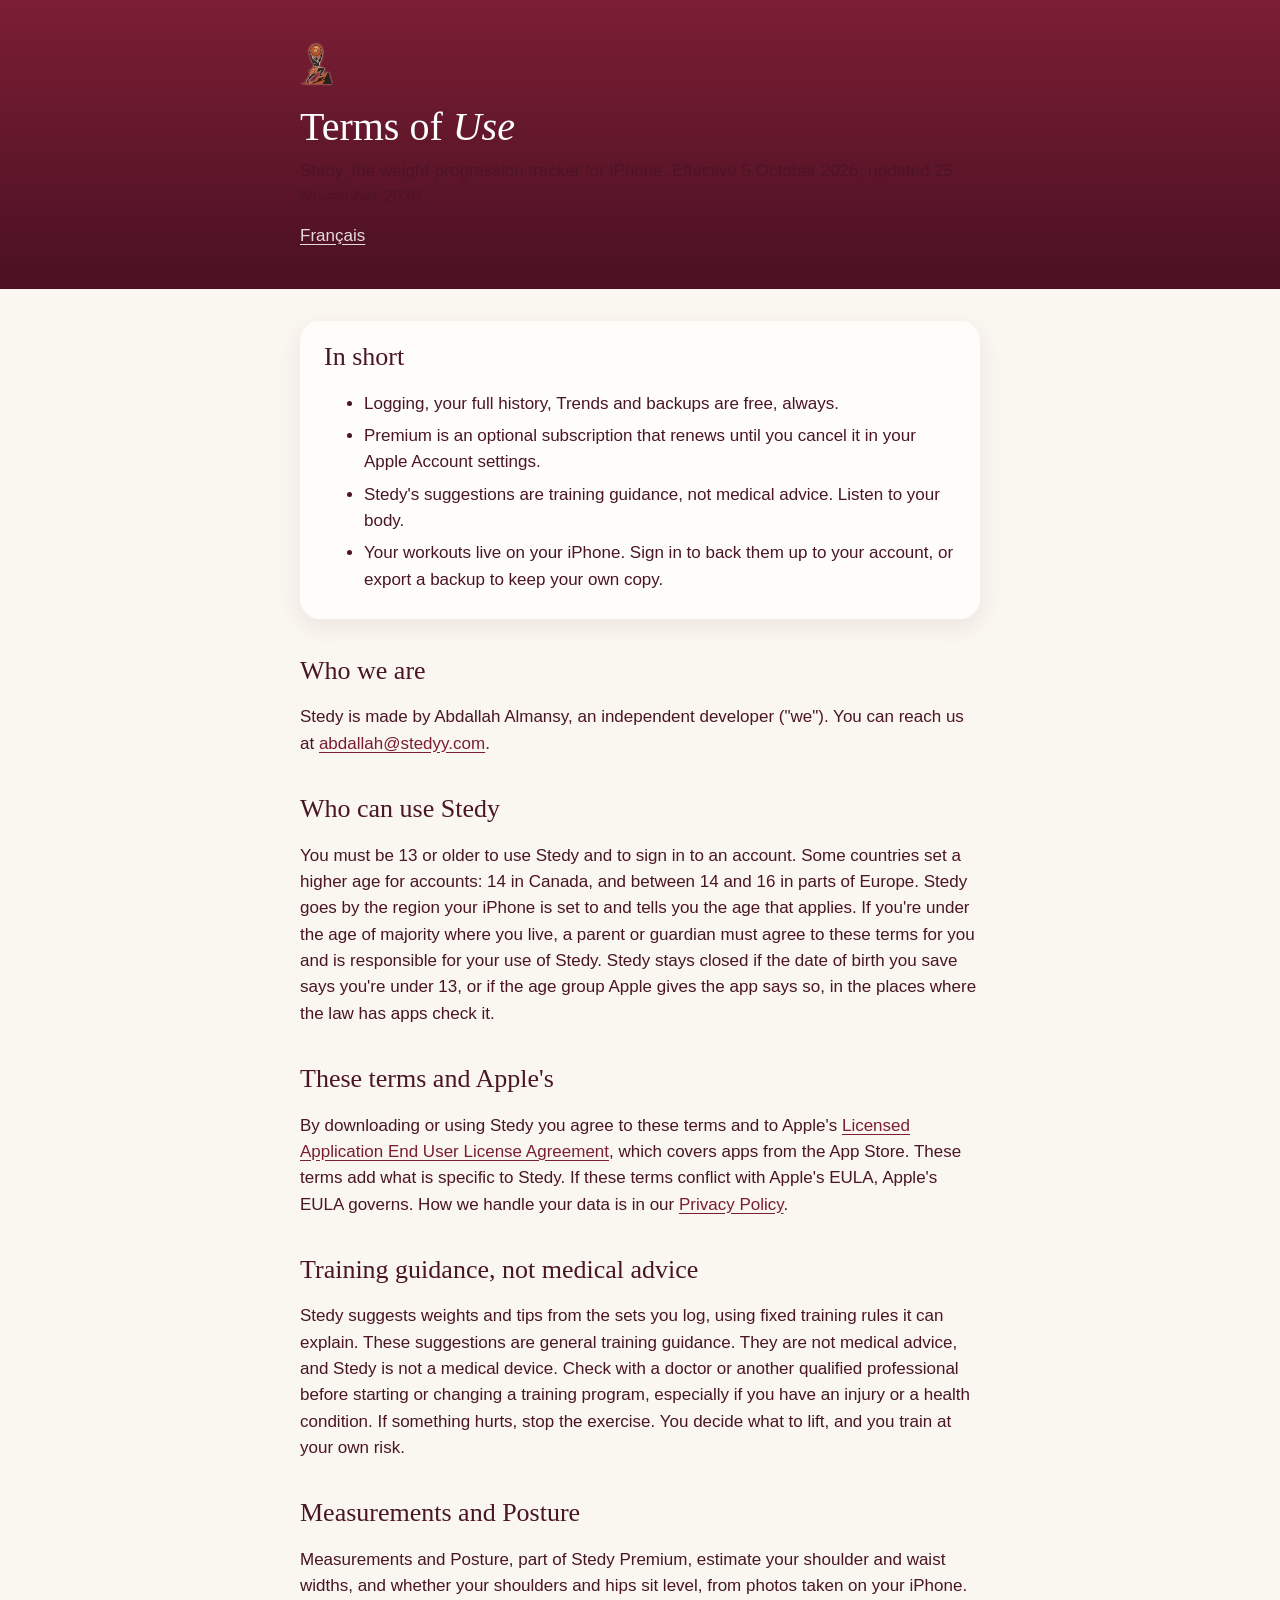
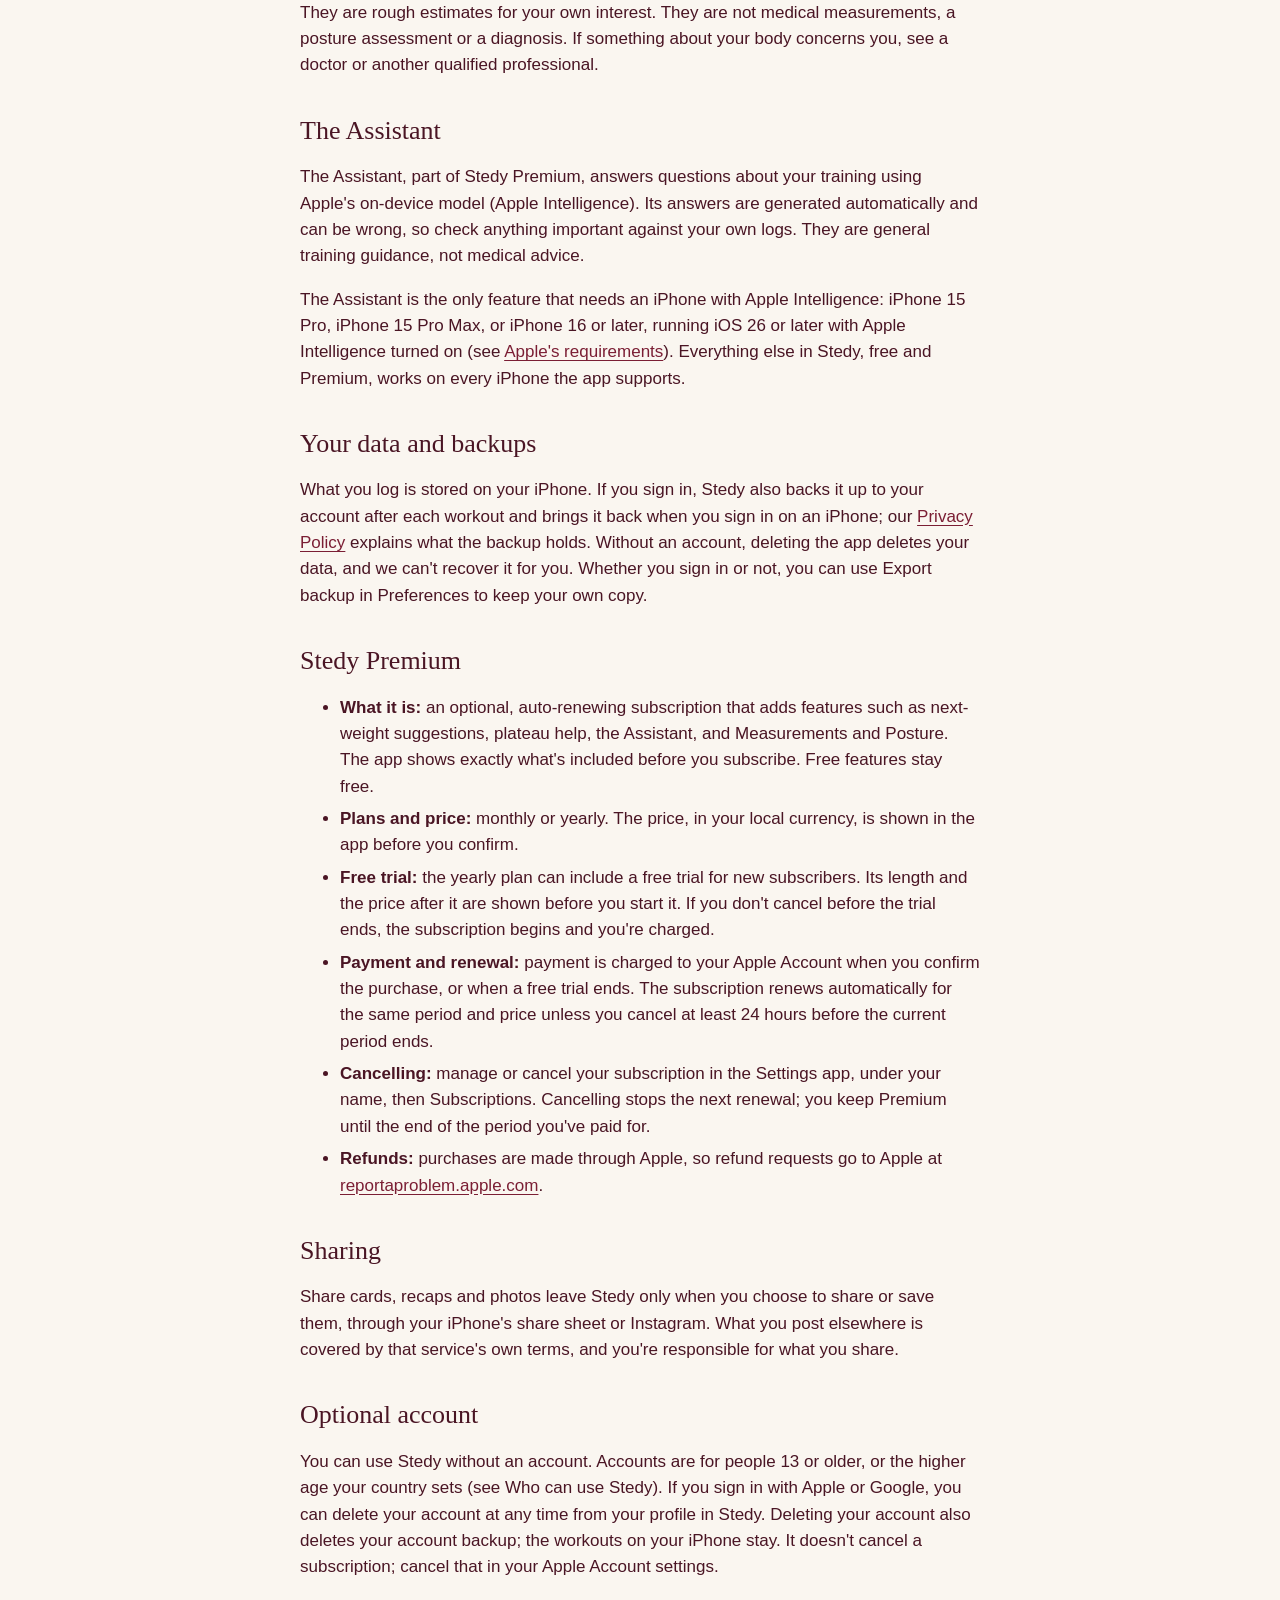
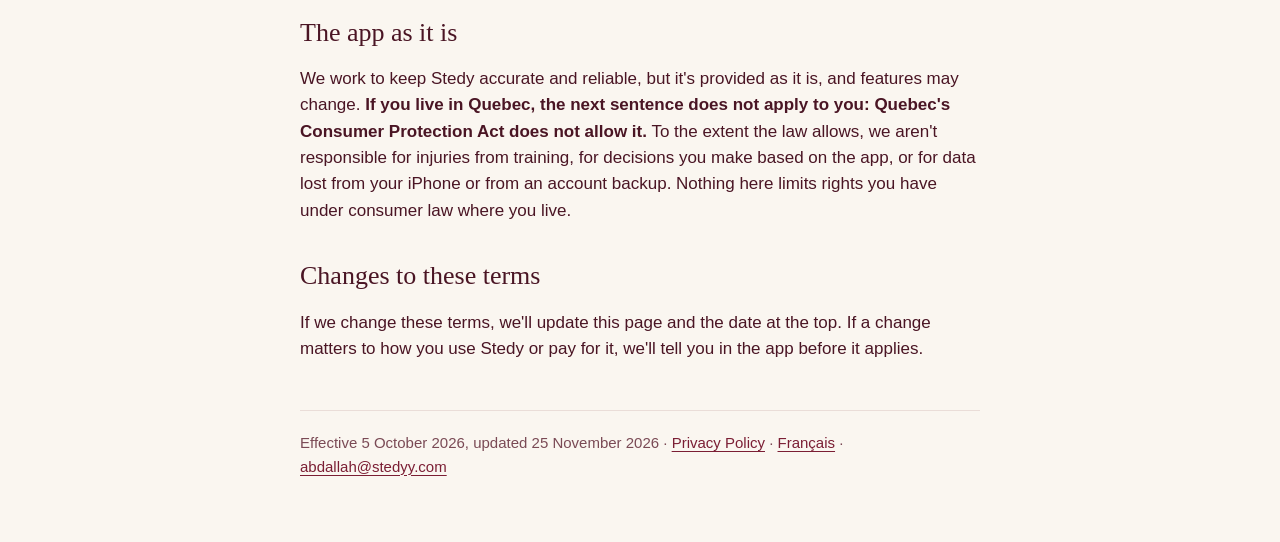
<file: terms.html>
<!doctype html>
<html lang="en">
<head>
<meta charset="utf-8">
<!-- a browser set to French gets the French page (assets/lang.js) -->
<script src="assets/lang.js?v=20261126"></script>
<meta name="viewport" content="width=device-width, initial-scale=1">
<title>Stedy Terms of Use</title>
<meta name="description" content="The terms for using the Stedy app and its Premium subscription.">
<link rel="alternate" hreflang="en" href="https://stedyy.com/terms.html">
<link rel="alternate" hreflang="fr" href="https://stedyy.com/terms-fr.html">
<link rel="icon" type="image/png" sizes="32x32" href="assets/img/favicon-32.png?v=20261029">
<link rel="apple-touch-icon" href="assets/img/apple-touch-icon.png?v=20261029">
<style>
  :root {
    --background: #FAF6F0;
    --surface: #FFFDFA;
    --text: #4A1524;
    --text-secondary: #7A4A55;
    --accent: #7B1E34;
    --hero-end: #4A1022;
    --on-hero: #FFFFFF;
    --separator: #EADDD8;
  }
  @media (prefers-color-scheme: dark) {
    :root {
      --background: #121214;
      --surface: #1C1C1F;
      --text: #F3F0EB;
      --text-secondary: #A19C98;
      --accent: #F3F0EB;
      --separator: #2C2B2F;
    }
  }
  * { box-sizing: border-box; }
  body {
    margin: 0;
    background: var(--background);
    color: var(--text);
    font: 17px/1.55 -apple-system, BlinkMacSystemFont, "SF Pro Text", "Segoe UI", Roboto, sans-serif;
    -webkit-text-size-adjust: 100%;
  }
  header {
    background: linear-gradient(180deg, #7B1E34, var(--hero-end));
    color: var(--on-hero);
    padding: 56px 16px 40px;
  }
  .wrap { max-width: 680px; margin: 0 auto; }
  .brand { display: flex; align-items: flex-end; height: 28px; margin-bottom: 20px; color: var(--on-hero); }
  .brand img { display: block; width: auto; height: 40px; filter: drop-shadow(0 0 1px rgba(243, 217, 181, .8)); }
  h1 { font: 400 40px/1.15 Georgia, serif; margin: 0 0 8px; }
  h1 em { font-style: italic; }
  header p { margin: 0; opacity: .85; }
  header .lang { margin-top: 12px; }
  header .lang a { color: var(--on-hero); }
  main { padding: 32px 16px 64px; }
  .summary {
    background: var(--surface);
    border-radius: 20px;
    padding: 20px 24px;
    box-shadow: 0 8px 24px rgba(74, 21, 36, .08);
    margin-bottom: 32px;
  }
  .summary h2 { margin-top: 0; }
  .summary ul { margin-bottom: 0; }
  h2 { font: 400 26px/1.25 Georgia, serif; margin: 36px 0 8px; }
  p, li { color: var(--text); }
  li { margin-bottom: 6px; }
  .muted { color: var(--text-secondary); }
  a { color: var(--accent); text-underline-offset: 3px; }
  footer { border-top: 1px solid var(--separator); padding-top: 20px; margin-top: 48px; font-size: 15px; }
</style>
</head>
<body>
<header>
  <div class="wrap">
    <div class="brand" aria-hidden="true"><img src="assets/img/logo-sisyphus.png?v=20261029" width="32" height="40" alt=""></div>
    <h1>Terms of <em>Use</em></h1>
    <p>Stedy, the weight-progression tracker for iPhone. Effective 5 October 2026, updated 25 November 2026.</p>
    <p class="lang"><a href="terms-fr.html" hreflang="fr" lang="fr">Français</a></p>
  </div>
</header>
<main>
  <div class="wrap">
    <section class="summary">
      <h2>In short</h2>
      <ul>
        <li>Logging, your full history, Trends and backups are free, always.</li>
        <li>Premium is an optional subscription that renews until you cancel it in your Apple Account settings.</li>
        <li>Stedy's suggestions are training guidance, not medical advice. Listen to your body.</li>
        <li>Your workouts live on your iPhone. Sign in to back them up to your account, or export a backup to keep your own copy.</li>
      </ul>
    </section>

    <h2>Who we are</h2>
    <p>Stedy is made by Abdallah Almansy, an independent developer ("we"). You can reach us at <a href="mailto:abdallah@stedyy.com">abdallah@stedyy.com</a>.</p>

    <h2>Who can use Stedy</h2>
    <p>You must be 13 or older to use Stedy and to sign in to an account. Some countries set a higher age for accounts: 14 in Canada, and between 14 and 16 in parts of Europe. Stedy goes by the region your iPhone is set to and tells you the age that applies. If you're under the age of majority where you live, a parent or guardian must agree to these terms for you and is responsible for your use of Stedy. Stedy stays closed if the date of birth you save says you're under 13, or if the age group Apple gives the app says so, in the places where the law has apps check it.</p>

    <h2>These terms and Apple's</h2>
    <p>By downloading or using Stedy you agree to these terms and to Apple's <a href="https://www.apple.com/legal/internet-services/itunes/dev/stdeula/">Licensed Application End User License Agreement</a>, which covers apps from the App Store. These terms add what is specific to Stedy. If these terms conflict with Apple's EULA, Apple's EULA governs. How we handle your data is in our <a href="privacy.html">Privacy Policy</a>.</p>

    <h2>Training guidance, not medical advice</h2>
    <p>Stedy suggests weights and tips from the sets you log, using fixed training rules it can explain. These suggestions are general training guidance. They are not medical advice, and Stedy is not a medical device. Check with a doctor or another qualified professional before starting or changing a training program, especially if you have an injury or a health condition. If something hurts, stop the exercise. You decide what to lift, and you train at your own risk.</p>

    <h2>Measurements and Posture</h2>
    <p>Measurements and Posture, part of Stedy Premium, estimate your shoulder and waist widths, and whether your shoulders and hips sit level, from photos taken on your iPhone. They are rough estimates for your own interest. They are not medical measurements, a posture assessment or a diagnosis. If something about your body concerns you, see a doctor or another qualified professional.</p>

    <h2>The Assistant</h2>
    <p>The Assistant, part of Stedy Premium, answers questions about your training using Apple's on-device model (Apple Intelligence). Its answers are generated automatically and can be wrong, so check anything important against your own logs. They are general training guidance, not medical advice.</p>
    <p>The Assistant is the only feature that needs an iPhone with Apple Intelligence: iPhone 15 Pro, iPhone 15 Pro Max, or iPhone 16 or later, running iOS 26 or later with Apple Intelligence turned on (see <a href="https://support.apple.com/en-us/121115">Apple's requirements</a>). Everything else in Stedy, free and Premium, works on every iPhone the app supports.</p>

    <h2>Your data and backups</h2>
    <p>What you log is stored on your iPhone. If you sign in, Stedy also backs it up to your account after each workout and brings it back when you sign in on an iPhone; our <a href="privacy.html">Privacy Policy</a> explains what the backup holds. Without an account, deleting the app deletes your data, and we can't recover it for you. Whether you sign in or not, you can use Export backup in Preferences to keep your own copy.</p>

    <h2>Stedy Premium</h2>
    <ul>
      <li><strong>What it is:</strong> an optional, auto-renewing subscription that adds features such as next-weight suggestions, plateau help, the Assistant, and Measurements and Posture. The app shows exactly what's included before you subscribe. Free features stay free.</li>
      <li><strong>Plans and price:</strong> monthly or yearly. The price, in your local currency, is shown in the app before you confirm.</li>
      <li><strong>Free trial:</strong> the yearly plan can include a free trial for new subscribers. Its length and the price after it are shown before you start it. If you don't cancel before the trial ends, the subscription begins and you're charged.</li>
      <li><strong>Payment and renewal:</strong> payment is charged to your Apple Account when you confirm the purchase, or when a free trial ends. The subscription renews automatically for the same period and price unless you cancel at least 24 hours before the current period ends.</li>
      <li><strong>Cancelling:</strong> manage or cancel your subscription in the Settings app, under your name, then Subscriptions. Cancelling stops the next renewal; you keep Premium until the end of the period you've paid for.</li>
      <li><strong>Refunds:</strong> purchases are made through Apple, so refund requests go to Apple at <a href="https://reportaproblem.apple.com">reportaproblem.apple.com</a>.</li>
    </ul>

    <h2>Sharing</h2>
    <p>Share cards, recaps and photos leave Stedy only when you choose to share or save them, through your iPhone's share sheet or Instagram. What you post elsewhere is covered by that service's own terms, and you're responsible for what you share.</p>

    <h2>Optional account</h2>
    <p>You can use Stedy without an account. Accounts are for people 13 or older, or the higher age your country sets (see Who can use Stedy). If you sign in with Apple or Google, you can delete your account at any time from your profile in Stedy. Deleting your account also deletes your account backup; the workouts on your iPhone stay. It doesn't cancel a subscription; cancel that in your Apple Account settings.</p>

    <h2>The app as it is</h2>
    <p>We work to keep Stedy accurate and reliable, but it's provided as it is, and features may change. <strong>If you live in Quebec, the next sentence does not apply to you: Quebec's Consumer Protection Act does not allow it.</strong> To the extent the law allows, we aren't responsible for injuries from training, for decisions you make based on the app, or for data lost from your iPhone or from an account backup. Nothing here limits rights you have under consumer law where you live.</p>

    <h2>Changes to these terms</h2>
    <p>If we change these terms, we'll update this page and the date at the top. If a change matters to how you use Stedy or pay for it, we'll tell you in the app before it applies.</p>

    <footer class="muted">Effective 5 October 2026, updated 25 November 2026 · <a href="privacy.html">Privacy Policy</a> · <a href="terms-fr.html" hreflang="fr" lang="fr">Français</a> · <a href="mailto:abdallah@stedyy.com">abdallah@stedyy.com</a></footer>
  </div>
</main>
</body>
</html>
</file>
